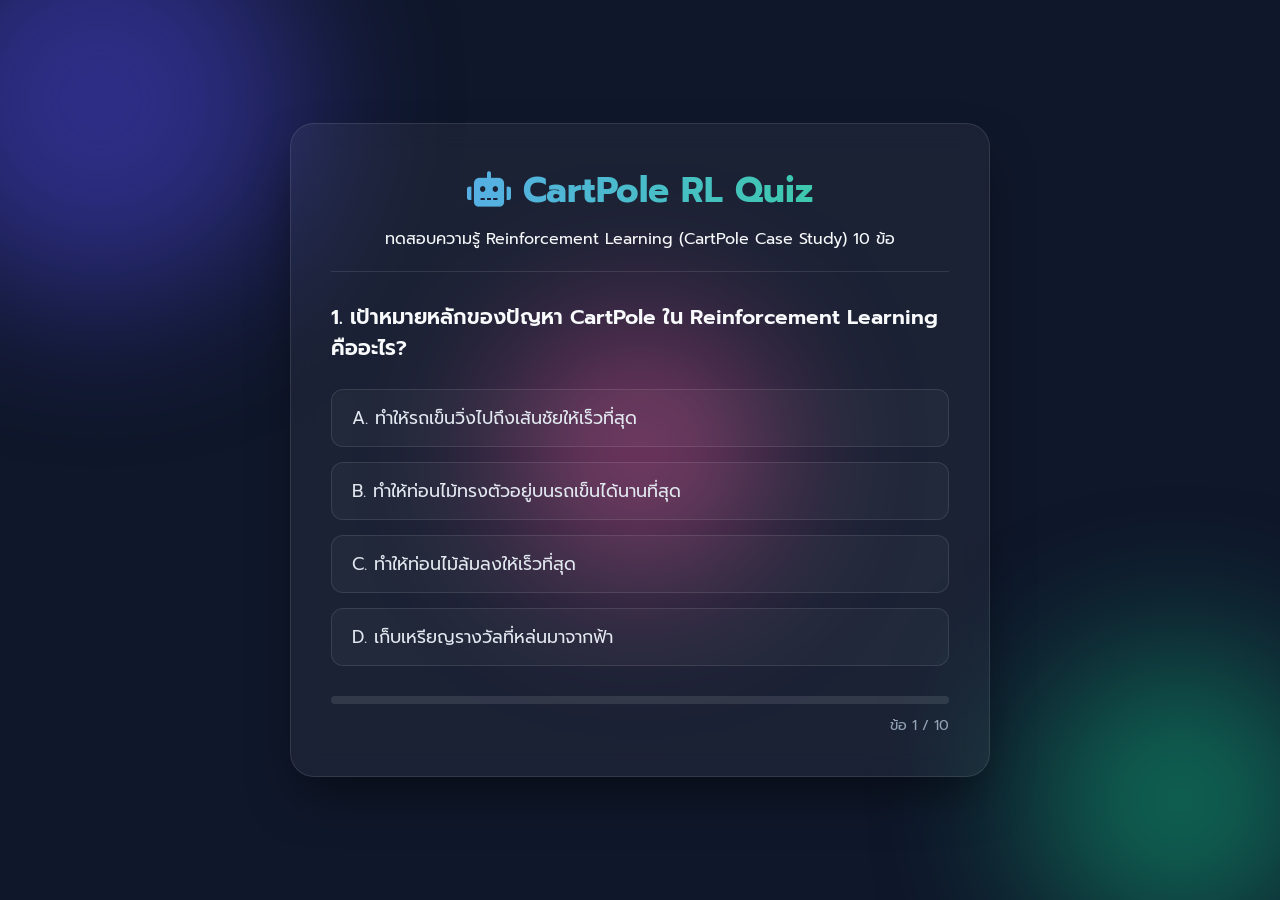
<file: 02 Machine Learning/Machine Learning Vault/04_Reinforcement_Learning/cartpole_web/index.html>
<!DOCTYPE html>
<html lang="th">
<head>
    <meta charset="UTF-8">
    <meta name="viewport" content="width=device-width, initial-scale=1.0">
    <title>CartPole Reinforcement Learning Quiz</title>
    <link rel="stylesheet" href="style.css">
    <link href="https://fonts.googleapis.com/css2?family=Prompt:wght@300;400;600&display=swap" rel="stylesheet">
    <link rel="stylesheet" href="https://cdnjs.cloudflare.com/ajax/libs/font-awesome/6.0.0/css/all.min.css">
</head>
<body>
    <div class="background-shapes">
        <div class="shape shape-1"></div>
        <div class="shape shape-2"></div>
        <div class="shape shape-3"></div>
    </div>
    <div class="quiz-container">
        <header>
            <h1><i class="fas fa-robot"></i> CartPole RL Quiz</h1>
            <p>ทดสอบความรู้ Reinforcement Learning (CartPole Case Study) 10 ข้อ</p>
        </header>
        <div id="quiz-body" class="quiz-body">
            <!-- Questions will be loaded here via JS -->
        </div>
        <div class="quiz-footer">
            <div class="progress-bar-container">
                <div class="progress-bar" id="progress-bar"></div>
            </div>
            <p id="progress-text">ข้อ 1 / 10</p>
        </div>
    </div>
    
    <div id="result-modal" class="modal hidden">
        <div class="modal-content glass">
            <h2 id="result-title"></h2>
            <p id="result-score"></p>
            <button id="restart-btn" class="btn"><i class="fas fa-redo"></i> ทำแบบทดสอบอีกครั้ง</button>
        </div>
    </div>

    <script src="script.js"></script>
</body>
</html>
</file>
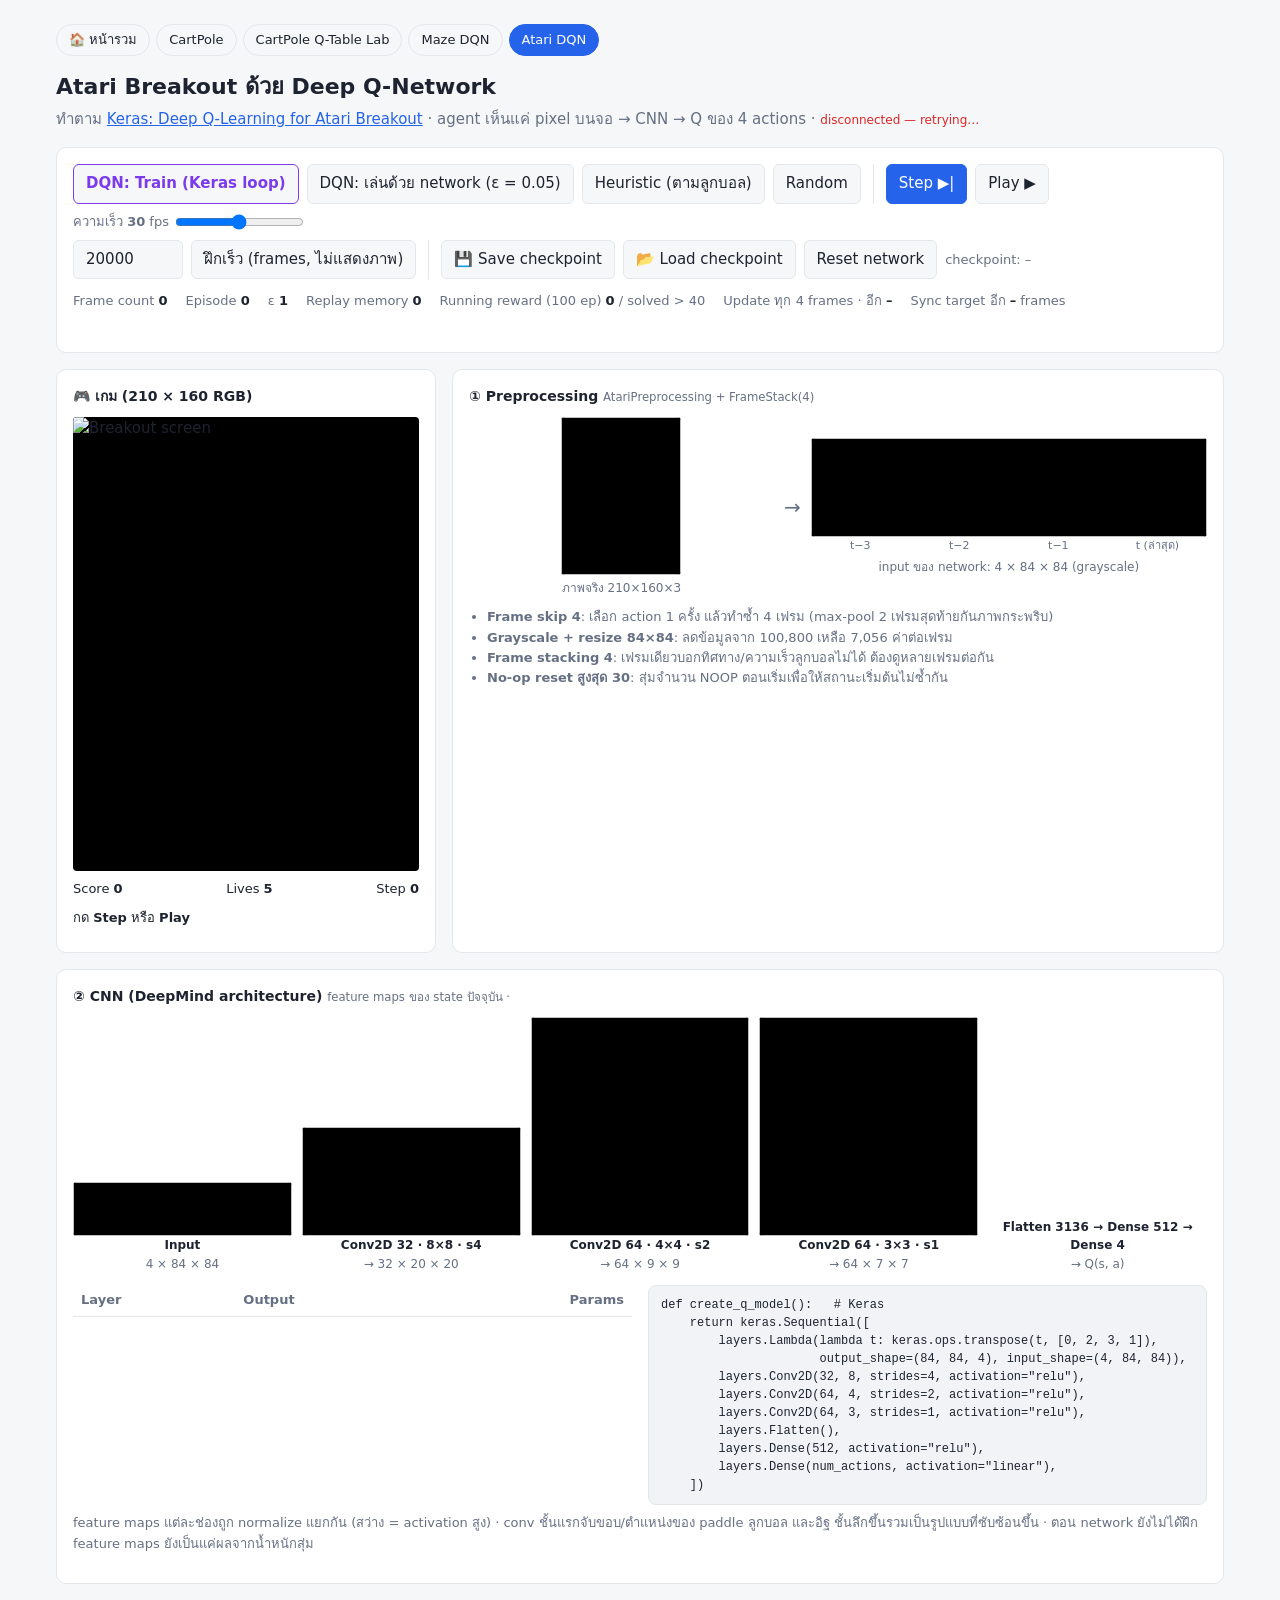
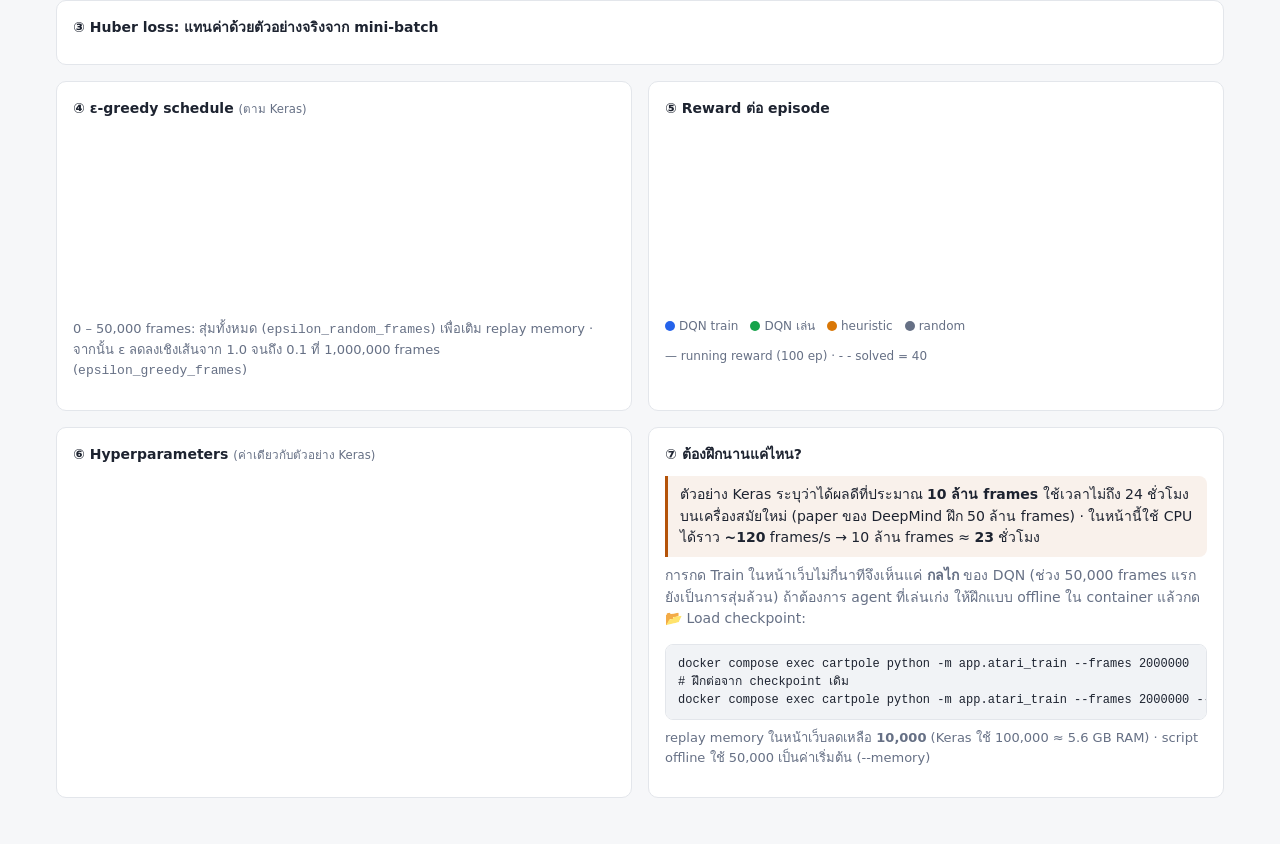
<file: 02 Machine Learning/Machine Learning Vault/04_Reinforcement_Learning/cartpole_web/app/static/atari.html>
<!DOCTYPE html>
<html lang="th">
<head>
<meta charset="UTF-8">
<meta name="viewport" content="width=device-width, initial-scale=1">
<title>Atari Breakout DQN</title>
<style>
  :root {
    --bg: #f6f7f9; --panel: #ffffff; --text: #1d2330; --muted: #667085; --line: #e3e6eb;
    --accent: #2563eb; --good: #16a34a; --bad: #dc2626; --warn: #b45309; --hl: #7c3aed; --pole: #d97706;
    --code: #f1f3f6;
  }
  @media (prefers-color-scheme: dark) {
    :root {
      --bg: #0f1218; --panel: #171b23; --text: #e6e9ef; --muted: #98a2b3; --line: #2a303b;
      --accent: #60a5fa; --good: #4ade80; --bad: #f87171; --warn: #fbbf24; --hl: #c084fc; --pole: #f59e0b;
      --code: #11151c;
    }
  }
  * { box-sizing: border-box; }
  body { margin: 0; background: var(--bg); color: var(--text);
         font: 15px/1.55 system-ui, -apple-system, "Segoe UI", "Noto Sans Thai", sans-serif; }
  main { max-width: 1200px; margin: 0 auto; padding: 24px 16px 48px; }
  h1 { font-size: 22px; margin: 0 0 4px; }
  .sub { color: var(--muted); margin: 0 0 16px; }
  .sub a { color: var(--accent); }
  .nav { display: flex; flex-wrap: wrap; gap: 6px; margin-bottom: 14px; }
  .nav a { padding: 5px 12px; border-radius: 999px; border: 1px solid var(--line); color: var(--text); text-decoration: none; font-size: 13px; }
  .nav a.on { background: var(--accent); border-color: var(--accent); color: #fff; }
  .card { background: var(--panel); border: 1px solid var(--line); border-radius: 10px; padding: 16px; min-width: 0; }
  .card h2 { font-size: 14px; margin: 0 0 10px; }
  .card h2 small { color: var(--muted); font-weight: normal; }
  .grid2 { display: grid; grid-template-columns: 1fr 1fr; gap: 16px; margin-top: 16px; }
  .gridgame { display: grid; grid-template-columns: 380px 1fr; gap: 16px; margin-top: 16px; }
  @media (max-width: 900px) { .grid2, .gridgame { grid-template-columns: 1fr; } }
  .full { margin-top: 16px; }
  .toolbar { display: flex; flex-wrap: wrap; gap: 8px; align-items: center; }
  .toolbar .sep { width: 1px; align-self: stretch; background: var(--line); margin: 0 4px; }
  button, select, input[type=number] { padding: 7px 12px; border-radius: 6px; border: 1px solid var(--line);
           background: var(--bg); color: var(--text); font: inherit; }
  button { cursor: pointer; }
  button.primary { background: var(--accent); border-color: var(--accent); color: #fff; }
  button.on { border-color: var(--hl); color: var(--hl); font-weight: 600; }
  button:disabled { opacity: .5; cursor: default; }
  input[type=number] { width: 110px; }
  .stats { display: flex; flex-wrap: wrap; gap: 6px 18px; margin-top: 12px; font-size: 13px; color: var(--muted); }
  .stats b { color: var(--text); font-variant-numeric: tabular-nums; }
  .msg { font-size: 13px; color: var(--hl); margin-top: 6px; min-height: 18px; }
  img.px { image-rendering: pixelated; display: block; width: 100%; background: #000; border-radius: 4px; }
  #screen { max-width: 360px; margin: 0 auto; aspect-ratio: 160 / 210; }
  .over { display: flex; justify-content: space-between; font-size: 13px; margin-top: 8px; font-variant-numeric: tabular-nums; }
  canvas { width: 100%; display: block; }
  .pipe { display: grid; grid-template-columns: 1fr auto 1.3fr; gap: 10px; align-items: center; }
  .pipe .arrow { color: var(--muted); font-size: 20px; }
  .cap { font-size: 12px; color: var(--muted); margin-top: 4px; text-align: center; }
  .stacklbl { display: grid; grid-template-columns: repeat(4, 1fr); font-size: 11px; color: var(--muted); text-align: center; }
  .layers { display: grid; grid-template-columns: repeat(5, 1fr); gap: 10px; align-items: end; }
  @media (max-width: 700px) { .layers { grid-template-columns: repeat(2, 1fr); } }
  .layer { text-align: center; font-size: 12px; }
  .layer .t { font-weight: 600; font-size: 12px; }
  .layer .s { color: var(--muted); font-variant-numeric: tabular-nums; }
  .qout { display: flex; flex-direction: column; gap: 6px; }
  .qbar { display: grid; grid-template-columns: 56px 1fr 62px; gap: 6px; align-items: center; font-size: 12px; }
  .qbar .track { height: 12px; background: var(--line); border-radius: 3px; overflow: hidden; }
  .qbar .fill { height: 100%; background: var(--accent); }
  .qbar.chosen { font-weight: 700; } .qbar.chosen .fill { background: var(--hl); }
  table { border-collapse: collapse; width: 100%; font-size: 13px; font-variant-numeric: tabular-nums; }
  th, td { padding: 5px 8px; text-align: left; border-bottom: 1px solid var(--line); vertical-align: top; }
  th { color: var(--muted); font-weight: 600; }
  td code, pre { font-family: ui-monospace, "Cascadia Code", Consolas, monospace; font-size: 12px; }
  pre { background: var(--code); border: 1px solid var(--line); border-radius: 8px; padding: 10px 12px; overflow-x: auto; margin: 0; line-height: 1.5; }
  .eq { font-family: "Cambria Math", "STIX Two Math", Cambria, Georgia, serif; font-size: 18px; line-height: 2; overflow-x: auto; }
  .eq .line { white-space: nowrap; }
  .eq .lbl { font-family: system-ui, sans-serif; font-size: 13px; color: var(--muted); display: inline-block; min-width: 200px; }
  .v { padding: 0 4px; border-radius: 4px; font-variant-numeric: tabular-nums; }
  .v-r { background: color-mix(in srgb, var(--good) 16%, transparent); }
  .v-g { background: color-mix(in srgb, var(--pole) 16%, transparent); }
  .v-m { background: color-mix(in srgb, var(--hl) 16%, transparent); }
  .v-q { background: color-mix(in srgb, var(--accent) 16%, transparent); }
  .v-y { background: var(--hl); color: #fff; font-weight: 700; }
  .explain { font-size: 13px; color: var(--muted); margin-top: 8px; }
  .sample { display: flex; gap: 12px; align-items: flex-start; margin: 4px 0 8px; }
  .sample figure { margin: 0; width: 110px; }
  .sample figcaption { font-size: 12px; color: var(--muted); text-align: center; }
  .badge { display: inline-block; padding: 2px 10px; border-radius: 999px; font-size: 13px; font-weight: 600; }
  .b-rand { background: color-mix(in srgb, var(--warn) 18%, transparent); color: var(--warn); }
  .b-greedy { background: color-mix(in srgb, var(--good) 18%, transparent); color: var(--good); }
  .b-other { background: color-mix(in srgb, var(--accent) 18%, transparent); color: var(--accent); }
  .note { border-left: 3px solid var(--warn); padding: 8px 12px; background: color-mix(in srgb, var(--warn) 8%, transparent); border-radius: 0 8px 8px 0; font-size: 14px; }
  .legend { display: flex; flex-wrap: wrap; gap: 12px; font-size: 12px; color: var(--muted); margin-top: 6px; }
  .legend i { display: inline-block; width: 10px; height: 10px; border-radius: 50%; margin-right: 4px; vertical-align: -1px; }
  #status { font-size: 12px; } .ok { color: var(--good); } .err { color: var(--bad); }
  .pos { color: var(--good); } .neg { color: var(--bad); } .muted { color: var(--muted); }
</style>
</head>
<body>
<main>
  <nav class="nav"><a href="/">🏠 หน้ารวม</a><a href="/cartpole">CartPole</a><a href="/qtable">CartPole Q-Table Lab</a><a href="/maze">Maze DQN</a><a class="on" href="/atari">Atari DQN</a></nav>
  <h1>Atari Breakout ด้วย Deep Q-Network</h1>
  <p class="sub">ทำตาม <a href="https://keras.io/examples/rl/deep_q_network_breakout/" target="_blank" rel="noopener">Keras: Deep Q-Learning for Atari Breakout</a>
    · agent เห็นแค่ pixel บนจอ → CNN → Q ของ 4 actions · <span id="status">connecting…</span></p>

  <div class="card">
    <div class="toolbar">
      <button id="m-train" data-mode="train" class="on">DQN: Train (Keras loop)</button>
      <button id="m-greedy" data-mode="greedy">DQN: เล่นด้วย network (ε = 0.05)</button>
      <button id="m-heuristic" data-mode="heuristic">Heuristic (ตามลูกบอล)</button>
      <button id="m-random" data-mode="random">Random</button>
      <span class="sep"></span>
      <button class="primary" id="step">Step ▶|</button>
      <button id="play">Play ▶</button>
      <label class="muted" style="font-size:13px">ความเร็ว <b id="fps-val">30</b> fps
        <input type="range" id="fps" min="1" max="60" value="30" style="vertical-align:middle"></label>
    </div>
    <div class="toolbar" style="margin-top:8px">
      <input type="number" id="fast-n" value="20000" min="100" step="1000">
      <button id="fast">ฝึกเร็ว (frames, ไม่แสดงภาพ)</button>
      <span class="sep"></span>
      <button id="save">💾 Save checkpoint</button>
      <button id="load">📂 Load checkpoint</button>
      <button id="reset">Reset network</button>
      <span class="muted" style="font-size:13px" id="ckpt">checkpoint: –</span>
    </div>
    <div class="stats">
      <span>Frame count <b id="st-frames">0</b></span>
      <span>Episode <b id="st-ep">0</b></span>
      <span>ε <b id="st-eps">1</b></span>
      <span>Replay memory <b id="st-mem">0</b></span>
      <span>Running reward (100 ep) <b id="st-run">0</b> <span class="muted">/ solved &gt; 40</span></span>
      <span>Update ทุก 4 frames · อีก <b id="st-upd">–</b></span>
      <span>Sync target อีก <b id="st-sync">–</b> frames</span>
    </div>
    <div class="msg" id="msg"></div>
  </div>

  <div class="gridgame">
    <div class="card">
      <h2>🎮 เกม (210 × 160 RGB)</h2>
      <img id="screen" class="px" alt="Breakout screen">
      <div class="over"><span>Score <b id="g-score">0</b></span><span>Lives <b id="g-lives">5</b></span><span>Step <b id="g-step">0</b></span></div>
      <div id="decision" style="font-size:13px;margin-top:8px">กด <b>Step</b> หรือ <b>Play</b></div>
      <div class="qout" style="margin-top:8px" id="qbars"></div>
    </div>
    <div class="card">
      <h2>① Preprocessing <small>AtariPreprocessing + FrameStack(4)</small></h2>
      <div class="pipe">
        <div><img id="raw-small" class="px" style="aspect-ratio:160/210;max-width:120px;margin:0 auto" alt=""><div class="cap">ภาพจริง 210×160×3</div></div>
        <div class="arrow">→</div>
        <div><img id="stack" class="px" style="aspect-ratio:4/1" alt="">
          <div class="stacklbl"><span>t−3</span><span>t−2</span><span>t−1</span><span>t (ล่าสุด)</span></div>
          <div class="cap">input ของ network: 4 × 84 × 84 (grayscale)</div></div>
      </div>
      <ul class="explain" style="margin:10px 0 0;padding-left:18px">
        <li><b>Frame skip 4</b>: เลือก action 1 ครั้ง แล้วทำซ้ำ 4 เฟรม (max-pool 2 เฟรมสุดท้ายกันภาพกระพริบ)</li>
        <li><b>Grayscale + resize 84×84</b>: ลดข้อมูลจาก 100,800 เหลือ 7,056 ค่าต่อเฟรม</li>
        <li><b>Frame stacking 4</b>: เฟรมเดียวบอกทิศทาง/ความเร็วลูกบอลไม่ได้ ต้องดูหลายเฟรมต่อกัน</li>
        <li><b>No-op reset สูงสุด 30</b>: สุ่มจำนวน NOOP ตอนเริ่มเพื่อให้สถานะเริ่มต้นไม่ซ้ำกัน</li>
      </ul>
    </div>
  </div>

  <div class="card full">
    <h2>② CNN (DeepMind architecture) <small>feature maps ของ state ปัจจุบัน · <span id="nparams"></span></small></h2>
    <div class="layers">
      <div class="layer"><img id="f-in" class="px" style="aspect-ratio:4/1" alt=""><div class="t">Input</div><div class="s">4 × 84 × 84</div></div>
      <div class="layer"><img id="f-c1" class="px" style="aspect-ratio:167/83" alt=""><div class="t">Conv2D 32 · 8×8 · s4</div><div class="s">→ 32 × 20 × 20</div></div>
      <div class="layer"><img id="f-c2" class="px" style="aspect-ratio:1" alt=""><div class="t">Conv2D 64 · 4×4 · s2</div><div class="s">→ 64 × 9 × 9</div></div>
      <div class="layer"><img id="f-c3" class="px" style="aspect-ratio:1" alt=""><div class="t">Conv2D 64 · 3×3 · s1</div><div class="s">→ 64 × 7 × 7</div></div>
      <div class="layer"><div id="dense" style="font-size:13px;text-align:left;padding:6px 0"></div><div class="t">Flatten 3136 → Dense 512 → Dense 4</div><div class="s">→ Q(s, a)</div></div>
    </div>
    <div class="grid2" style="margin-top:12px">
      <table id="layer-table"><thead><tr><th>Layer</th><th>Output</th><th style="text-align:right">Params</th></tr></thead><tbody></tbody></table>
      <pre>def create_q_model():   # Keras
    return keras.Sequential([
        layers.Lambda(lambda t: keras.ops.transpose(t, [0, 2, 3, 1]),
                      output_shape=(84, 84, 4), input_shape=(4, 84, 84)),
        layers.Conv2D(32, 8, strides=4, activation="relu"),
        layers.Conv2D(64, 4, strides=2, activation="relu"),
        layers.Conv2D(64, 3, strides=1, activation="relu"),
        layers.Flatten(),
        layers.Dense(512, activation="relu"),
        layers.Dense(num_actions, activation="linear"),
    ])</pre>
    </div>
    <p class="explain">feature maps แต่ละช่องถูก normalize แยกกัน (สว่าง = activation สูง) · conv ชั้นแรกจับขอบ/ตำแหน่งของ paddle ลูกบอล และอิฐ ชั้นลึกขึ้นรวมเป็นรูปแบบที่ซับซ้อนขึ้น
      · ตอน network ยังไม่ได้ฝึก feature maps ยังเป็นแค่ผลจากน้ำหนักสุ่ม</p>
  </div>

  <div class="card full">
    <h2>③ Huber loss: แทนค่าด้วยตัวอย่างจริงจาก mini-batch</h2>
    <div id="eq" class="eq"></div>
  </div>

  <div class="grid2">
    <div class="card">
      <h2>④ ε-greedy schedule <small>(ตาม Keras)</small></h2>
      <canvas id="eps-chart" width="600" height="200"></canvas>
      <p class="explain">0 – 50,000 frames: สุ่มทั้งหมด (<code>epsilon_random_frames</code>) เพื่อเติม replay memory
        · จากนั้น ε ลดลงเชิงเส้นจาก 1.0 จนถึง 0.1 ที่ 1,000,000 frames (<code>epsilon_greedy_frames</code>)</p>
    </div>
    <div class="card">
      <h2>⑤ Reward ต่อ episode</h2>
      <canvas id="rew-chart" width="600" height="200"></canvas>
      <div class="legend"><span><i style="background:var(--accent)"></i>DQN train</span><span><i style="background:var(--good)"></i>DQN เล่น</span>
        <span><i style="background:var(--pole)"></i>heuristic</span><span><i style="background:var(--muted)"></i>random</span>
        <span>— running reward (100 ep) · - - solved = 40</span></div>
    </div>
  </div>

  <div class="grid2">
    <div class="card">
      <h2>⑥ Hyperparameters <small>(ค่าเดียวกับตัวอย่าง Keras)</small></h2>
      <table id="cfg-table"><tbody></tbody></table>
    </div>
    <div class="card">
      <h2>⑦ ต้องฝึกนานแค่ไหน?</h2>
      <div class="note">ตัวอย่าง Keras ระบุว่าได้ผลดีที่ประมาณ <b>10 ล้าน frames</b> ใช้เวลาไม่ถึง 24 ชั่วโมงบนเครื่องสมัยใหม่
        (paper ของ DeepMind ฝึก 50 ล้าน frames) · ในหน้านี้ใช้ CPU ได้ราว <b id="speed">~120</b> frames/s
        → 10 ล้าน frames ≈ <b id="eta">23</b> ชั่วโมง</div>
      <p class="explain" style="font-size:14px">การกด Train ในหน้าเว็บไม่กี่นาทีจึงเห็นแค่ <b>กลไก</b> ของ DQN (ช่วง 50,000 frames แรกยังเป็นการสุ่มล้วน)
        ถ้าต้องการ agent ที่เล่นเก่ง ให้ฝึกแบบ offline ใน container แล้วกด 📂 Load checkpoint:</p>
      <pre>docker compose exec cartpole python -m app.atari_train --frames 2000000
# ฝึกต่อจาก checkpoint เดิม
docker compose exec cartpole python -m app.atari_train --frames 2000000 --resume</pre>
      <p class="explain">replay memory ในหน้าเว็บลดเหลือ <b id="webmem">10,000</b> (Keras ใช้ 100,000 ≈ 5.6 GB RAM) · script offline ใช้ 50,000 เป็นค่าเริ่มต้น (--memory)</p>
    </div>
  </div>
</main>

<script>
const $ = id => document.getElementById(id);
const css = n => getComputedStyle(document.documentElement).getPropertyValue(n).trim();
const n4 = v => (+v).toFixed(4);
const p4 = v => v < 0 ? `(${n4(v)})` : n4(v);
const ANAME = ["NOOP", "FIRE", "RIGHT →", "← LEFT"];
const CFG_DESC = {
  seed: "random seed", gamma: "discount factor γ", epsilon_min: "ε ต่ำสุด", epsilon_max: "ε เริ่มต้น",
  batch_size: "ขนาด mini-batch", max_steps_per_episode: "step สูงสุดต่อ episode",
  epsilon_random_frames: "จำนวน frames แรกที่สุ่มล้วน", epsilon_greedy_frames: "frames ที่ใช้ลด ε จนถึงต่ำสุด",
  max_memory_length: "ขนาด replay memory", update_after_actions: "train network ทุก ๆ กี่ frames",
  update_target_network: "copy θ → θ⁻ ทุก ๆ กี่ frames", learning_rate: "Adam learning rate", clipnorm: "gradient norm clipping",
};
let ws, info = null, last = null, running = false, fast = false, speed = null;
const img = (id, b64, type = "png") => { if (b64) $(id).src = `data:image/${type};base64,${b64}`; };

function connect() {
  const proto = location.protocol === "https:" ? "wss" : "ws";
  ws = new WebSocket(`${proto}://${location.host}/ws/atari`);
  ws.onopen = () => { setStatus("connected", "ok"); send({ cmd: "fps", fps: +$("fps").value }); };
  ws.onclose = () => { setStatus("disconnected — retrying…", "err"); setTimeout(connect, 1500); };
  ws.onmessage = e => handle(JSON.parse(e.data));
}
function setStatus(t, c) { $("status").textContent = t; $("status").className = c; }
function send(o) { if (ws && ws.readyState === 1) ws.send(JSON.stringify(o)); }

function handle(m) {
  if (m.type === "loading") setStatus("กำลังโหลด PyTorch + ALE…", "");
  else if (m.type === "info") renderInfo(m);
  else if (m.type === "step") renderStep(m);
  else if (m.type === "fast_progress") {
    speed = m.fps;
    $("msg").textContent = `กำลังฝึก ${m.done.toLocaleString()} / ${m.total.toLocaleString()} frames · ${m.fps} frames/s · ε = ${m.epsilon}`;
    $("st-frames").textContent = m.frame_count.toLocaleString(); $("st-eps").textContent = m.epsilon;
    $("speed").textContent = Math.round(m.fps); $("eta").textContent = (1e7 / m.fps / 3600).toFixed(0);
    if (info) { info.frame_count = m.frame_count; drawEps(); }
  }
}

function renderInfo(m) {
  setStatus("connected", "ok");
  info = m; running = m.running; fast = m.fast;
  ["train", "greedy", "heuristic", "random"].forEach(k => $("m-" + k).classList.toggle("on", m.mode === k));
  $("play").textContent = running ? "Pause ❚❚" : "Play ▶";
  $("fast").textContent = fast ? "■ หยุดฝึก" : "ฝึกเร็ว (frames, ไม่แสดงภาพ)";
  ["step", "save", "load", "reset"].forEach(id => $(id).disabled = running || fast);
  $("play").disabled = fast; $("load").disabled = running || fast || !m.checkpoint;
  $("st-frames").textContent = m.frame_count.toLocaleString(); $("st-ep").textContent = m.episode;
  $("st-eps").textContent = m.epsilon; $("st-mem").textContent = `${m.memory.toLocaleString()} / ${m.web_memory.toLocaleString()}`;
  $("st-run").textContent = m.running_reward; $("st-upd").textContent = m.timing.update_in; $("st-sync").textContent = m.timing.target_in.toLocaleString();
  $("ckpt").textContent = m.checkpoint
    ? `checkpoint: ${m.checkpoint.frame_count.toLocaleString()} frames · running reward ${(+m.checkpoint.running_reward).toFixed(2)} · ${m.checkpoint.saved_at}`
    : "checkpoint: ยังไม่มี";
  if (m.message) $("msg").textContent = m.message;
  $("nparams").textContent = `${m.n_params.toLocaleString()} parameters`;
  $("webmem").textContent = m.web_memory.toLocaleString();
  $("layer-table").querySelector("tbody").innerHTML = m.layers.map(([n, s, p]) =>
    `<tr><td>${n}</td><td>${s}</td><td style="text-align:right">${p.toLocaleString()}</td></tr>`).join("") +
    `<tr><td><b>รวม</b></td><td></td><td style="text-align:right"><b>${m.n_params.toLocaleString()}</b></td></tr>`;
  $("cfg-table").querySelector("tbody").innerHTML = Object.entries(m.cfg).map(([k, v]) =>
    `<tr><td><code>${k}</code></td><td style="text-align:right">${typeof v === "number" ? v.toLocaleString() : v}${k === "max_memory_length" && v !== 100000 ? ' <span class="muted">(Keras: 100,000)</span>' : ""}</td><td class="muted">${CFG_DESC[k] || ""}</td></tr>`).join("");
  if (!last) renderEqEmpty("กด Step หรือ Play ในโหมด Train เพื่อดูการแทนค่า");
  drawEps(); drawRewards();
}

function renderStep(m) {
  last = m;
  img("screen", m.frame, "jpeg"); img("raw-small", m.frame, "jpeg"); img("stack", m.stack);
  img("f-in", m.stack);
  img("f-c1", m.conv1); img("f-c2", m.conv2); img("f-c3", m.conv3);
  $("g-score").textContent = m.ep_reward; $("g-lives").textContent = m.lives; $("g-step").textContent = m.ep_steps;
  $("st-frames").textContent = m.frame_count.toLocaleString(); $("st-ep").textContent = m.episode;
  $("st-eps").textContent = m.mode === "train" ? m.epsilon : "–"; $("st-mem").textContent = `${m.memory.toLocaleString()} / ${info.web_memory.toLocaleString()}`;
  $("st-upd").textContent = m.timing.update_in; $("st-sync").textContent = m.timing.target_in.toLocaleString();
  const reasons = {
    random_frames: [`b-rand`, `สุ่ม (frame ${m.frame_count.toLocaleString()} < ${info.cfg.epsilon_random_frames.toLocaleString()})`],
    epsilon: [`b-rand`, `Explore: สุ่มเพราะ rand < ε`], greedy: [`b-greedy`, `Exploit: argmax Q`],
    heuristic: [`b-other`, `Heuristic`], random: [`b-other`, `Random`],
  }[m.reason];
  $("decision").innerHTML = `<span class="badge ${reasons[0]}">${reasons[1]}</span> → a = <b>${ANAME[m.action]}</b>
    ${m.reward ? ` · <b class="pos">+${m.reward} อิฐแตก!</b>` : ""}${m.lost_life ? ` · <b class="neg">เสียชีวิต</b>` : ""}`;
  const mx = Math.max(...m.q.map(Math.abs), 1e-9);
  $("qbars").innerHTML = m.q.map((v, i) => `<div class="qbar ${i === m.action ? "chosen" : ""}"><span>${ANAME[i]}</span>
    <div class="track"><div class="fill" style="width:${Math.abs(v) / mx * 100}%"></div></div><span>${n4(v)}</span></div>`).join("");
  $("dense").innerHTML = `Dense 512: active <b>${m.dense_active}</b>/512<br>max = ${m.dense_max}<br>
    <span class="muted">argmax Q = ${ANAME[m.q.indexOf(Math.max(...m.q))]}</span>`;
  if (m.learn) renderEq(m); else renderEqEmpty(eqWaitReason(m), m);
  if (m.ended) { drawRewards(); }
  drawEps();
}

// ---------- ③ equation ----------
function eqHead() {
  return `<div class="line"><span class="lbl">Target (Keras)</span>y = r + γ · max<sub>a′</sub> Q(s′, a′; θ⁻) &nbsp;·&nbsp; ถ้า s′ เป็น terminal → y = −1</div>
    <div class="line"><span class="lbl">Huber loss (δ = 1)</span>L = ½ e² ถ้า |e| ≤ 1 · มิฉะนั้น |e| − ½ &nbsp; โดย e = y − Q(s, a; θ)</div>`;
}
function eqWaitReason(m) {
  if (m.mode !== "train") return "โหมดนี้ไม่ได้ train network (ไม่มีการคำนวณ loss)";
  if (m.memory <= info.cfg.batch_size) return `replay memory มี ${m.memory} ≤ batch size ${info.cfg.batch_size} → ยังไม่ train`;
  return `Keras train network ทุก ${info.cfg.update_after_actions} frames (frame_count % 4 == 0) → อีก ${m.timing.update_in} frame` + " · แสดงผลของรอบ train ล่าสุด";
}
let prevLearn = null;
function renderEqEmpty(reason, m) {
  if (prevLearn && m && m.mode === "train") { renderEq({ ...m, learn: prevLearn }, reason); return; }
  $("eq").innerHTML = eqHead() + `<p class="explain">${reason}</p>`;
}
function renderEq(m, note) {
  const L = m.learn; prevLearn = L;
  const V = (c, v) => `<span class="v ${c}">${v}</span>`, g = info.cfg.gamma;
  const yLine = L.done
    ? `s′ เป็น terminal (เกมจบ) → y = (r + γ·max) × (1 − 1) − 1 = ${V("v-y", "−1")}`
    : `y = ${V("v-r", L.r)} + ${V("v-g", g)} × max(${L.future.map(n4).join(", ")}) = ${V("v-r", L.r)} + ${g} × ${V("v-m", p4(L.max_future))} = ${V("v-y", n4(L.y))}`;
  const e = L.error, huberLine = Math.abs(e) <= 1
    ? `|e| = ${n4(Math.abs(e))} ≤ 1 → ½ e² = ½ × (${n4(e)})² = <b>${L.huber.toFixed(6)}</b>`
    : `|e| = ${n4(Math.abs(e))} > 1 → |e| − ½ = <b>${L.huber.toFixed(6)}</b>`;
  const mask = [0, 0, 0, 0].map((_, i) => i === L.a ? 1 : 0);
  $("eq").innerHTML = eqHead() + `
    <div class="sample"><figure><img class="px" src="data:image/png;base64,${L.s_img}" alt=""><figcaption>s (เฟรมล่าสุด)</figcaption></figure>
      <figure><img class="px" src="data:image/png;base64,${L.s2_img}" alt=""><figcaption>s′ (เฟรมล่าสุด)</figcaption></figure>
      <div class="explain" style="margin:0;font-size:13px">ตัวอย่างที่ 1 จาก ${info.cfg.batch_size} ที่สุ่มจาก replay memory (index ${L.index})<br>
        a = <b>${ANAME[L.a]}</b> · r = <b>${L.r}</b> · done = <b>${L.done}</b></div></div>
    <div class="line"><span class="lbl">① Target network θ⁻</span>Q(s′, ·; θ⁻) = [${L.future.map(n4).join(", ")}]</div>
    <div class="line"><span class="lbl">② target y</span>${yLine}</div>
    <div class="line"><span class="lbl">③ Online network θ</span>Q(s, ·; θ) = [${L.q_all.map(n4).join(", ")}] · mask one-hot(a) = [${mask}] → Q(s,a;θ) = ${V("v-q", n4(L.q_sa))}</div>
    <div class="line"><span class="lbl">④ error</span>e = y − Q(s,a;θ) = ${n4(L.y)} − ${p4(L.q_sa)} = <b>${n4(e)}</b></div>
    <div class="line"><span class="lbl">⑤ Huber (ตัวอย่างนี้)</span>${huberLine}</div>
    <div class="line"><span class="lbl">⑥ Loss ของ batch</span>L(θ) = เฉลี่ย Huber ของ ${info.cfg.batch_size} ตัวอย่าง = <b>${L.loss.toFixed(6)}</b></div>
    <div class="line"><span class="lbl">⑦ Adam + clipnorm</span>‖∇L‖ = ${L.grad_norm.toFixed(4)} ${L.grad_norm > info.cfg.clipnorm ? `> ${info.cfg.clipnorm} → ถูกย่อให้ norm = ${info.cfg.clipnorm}` : `≤ ${info.cfg.clipnorm} (ไม่ต้อง clip)`}
      → θ ← Adam(θ, ∇L, η = ${info.cfg.learning_rate})</div>
    <div class="line"><span class="lbl">⑧ Target network</span>θ⁻ ← θ ทุก ${info.cfg.update_target_network.toLocaleString()} frames
      ${m.synced ? `<b class="pos">✔ sync ใน frame นี้</b>` : `<span class="muted" style="font-size:14px;font-family:system-ui">(อีก ${m.timing.target_in.toLocaleString()} frames)</span>`}</div>
    <p class="explain">${note ? note + " · " : ""}Huber loss ทำตัวเหมือน MSE เมื่อ error เล็ก และเป็นเส้นตรงเมื่อ error ใหญ่ → gradient ไม่ระเบิดเมื่อ target เปลี่ยนมาก
      · ช่วงแรกค่า Q มาจากน้ำหนักสุ่ม และตัวอย่าง Keras ป้อน pixel 0–255 โดยไม่ scale ค่า Q จึงสูงเกินจริง (เช่น ~9) แม้ reward ส่วนใหญ่เป็น 0 → ต้อง train นานกว่าค่าจะเข้าใกล้ผลรวม reward จริง</p>`;
}

// ---------- ④ ε schedule / ⑤ rewards ----------
function drawEps() {
  if (!info) return;
  const c = $("eps-chart"), g = c.getContext("2d"), W = c.width, H = c.height, pad = 34, cfg = info.cfg;
  const maxF = cfg.epsilon_greedy_frames * 1.2, X = f => pad + f / maxF * (W - pad - 8), Y = e => H - 24 - e * (H - 44);
  g.clearRect(0, 0, W, H);
  g.fillStyle = rgba(css("--warn"), .12); g.fillRect(X(0), Y(1), X(cfg.epsilon_random_frames) - X(0), Y(0) - Y(1));
  g.strokeStyle = css("--line"); g.fillStyle = css("--muted"); g.font = "11px system-ui"; g.lineWidth = 1;
  [0, .1, .5, 1].forEach(v => { g.beginPath(); g.moveTo(pad, Y(v)); g.lineTo(W - 8, Y(v)); g.stroke(); g.fillText(v, 4, Y(v) + 4); });
  [0, 250000, 500000, 750000, 1000000].forEach(f => g.fillText(f >= 1e6 ? "1M" : f / 1000 + "k", X(f) - 8, H - 6));
  g.strokeStyle = css("--accent"); g.lineWidth = 2; g.beginPath();
  g.moveTo(X(0), Y(1)); g.lineTo(X(cfg.epsilon_greedy_frames), Y(cfg.epsilon_min)); g.lineTo(X(maxF), Y(cfg.epsilon_min)); g.stroke();
  g.fillStyle = css("--warn"); g.fillText("สุ่มล้วน", X(0) + 3, Y(1) + 14);
  const f = Math.min(info.frame_count, maxF), e = Math.max(cfg.epsilon_min, 1 - (cfg.epsilon_max - cfg.epsilon_min) * info.frame_count / cfg.epsilon_greedy_frames);
  g.fillStyle = css("--hl"); g.beginPath(); g.arc(X(f), Y(e), 5, 0, 2 * Math.PI); g.fill();
  g.fillText(`ตอนนี้ ${info.frame_count.toLocaleString()} frames`, Math.min(X(f) + 8, W - 150), Y(e) - 8);
}
function drawRewards() {
  if (!info) return;
  const c = $("rew-chart"), g = c.getContext("2d"), W = c.width, H = c.height, pad = 30;
  g.clearRect(0, 0, W, H);
  const hs = info.history, maxR = Math.max(45, ...hs.map(h => h.reward));
  const Y = r => H - pad - r / maxR * (H - 2 * pad), X = i => pad + (hs.length <= 1 ? 0 : i / (hs.length - 1)) * (W - pad - 8);
  g.strokeStyle = css("--line"); g.fillStyle = css("--muted"); g.font = "11px system-ui"; g.lineWidth = 1;
  [0, Math.round(maxR / 2), Math.round(maxR)].forEach(v => { g.beginPath(); g.moveTo(pad, Y(v)); g.lineTo(W - 8, Y(v)); g.stroke(); g.fillText(v, 4, Y(v) + 4); });
  g.strokeStyle = css("--good"); g.setLineDash([5, 4]); g.beginPath(); g.moveTo(pad, Y(40)); g.lineTo(W - 8, Y(40)); g.stroke(); g.setLineDash([]);
  if (!hs.length) { g.fillText("ยังไม่มี episode ที่จบ (1 episode = 5 ชีวิต)", pad + 8, H / 2); return; }
  const col = { train: "--accent", greedy: "--good", heuristic: "--pole", random: "--muted" };
  hs.forEach((h, i) => { g.fillStyle = css(col[h.mode]); g.beginPath(); g.arc(X(i), Y(h.reward), 3, 0, 2 * Math.PI); g.fill(); });
  const tr = hs.map((h, i) => [i, h]).filter(([, h]) => h.mode === "train");
  if (tr.length > 1) {
    g.strokeStyle = css("--text"); g.lineWidth = 1.5; g.beginPath();
    tr.forEach(([i], k) => { const w = tr.slice(Math.max(0, k - 99), k + 1), avg = w.reduce((a, [, h]) => a + h.reward, 0) / w.length;
      k ? g.lineTo(X(i), Y(avg)) : g.moveTo(X(i), Y(avg)); });
    g.stroke();
  }
}
const _rgb = {}, _cv = document.createElement("canvas").getContext("2d");
function rgba(color, a) {
  if (!_rgb[color]) { _cv.fillStyle = color; const n = parseInt(_cv.fillStyle.slice(1), 16); _rgb[color] = [n >> 16 & 255, n >> 8 & 255, n & 255]; }
  const [r, g, b] = _rgb[color]; return `rgba(${r},${g},${b},${a})`;
}

// ---------- controls ----------
["train", "greedy", "heuristic", "random"].forEach(k => $("m-" + k).onclick = () => { prevLearn = null; send({ cmd: "mode", mode: k }); });
$("step").onclick = () => send({ cmd: "step" });
$("play").onclick = () => send({ cmd: running ? "pause" : "play" });
$("fps").oninput = () => { $("fps-val").textContent = $("fps").value; send({ cmd: "fps", fps: +$("fps").value }); };
$("fast").onclick = () => send(fast ? { cmd: "pause" } : { cmd: "fast", frames: +$("fast-n").value });
$("save").onclick = () => send({ cmd: "save" });
$("load").onclick = () => send({ cmd: "load" });
$("reset").onclick = () => { if (confirm("สร้าง network ใหม่ และล้าง replay memory?")) { prevLearn = null; last = null; send({ cmd: "reset" }); } };
matchMedia("(prefers-color-scheme: dark)").addEventListener("change", () => { drawEps(); drawRewards(); });
connect();
</script>
</body>
</html>
</file>
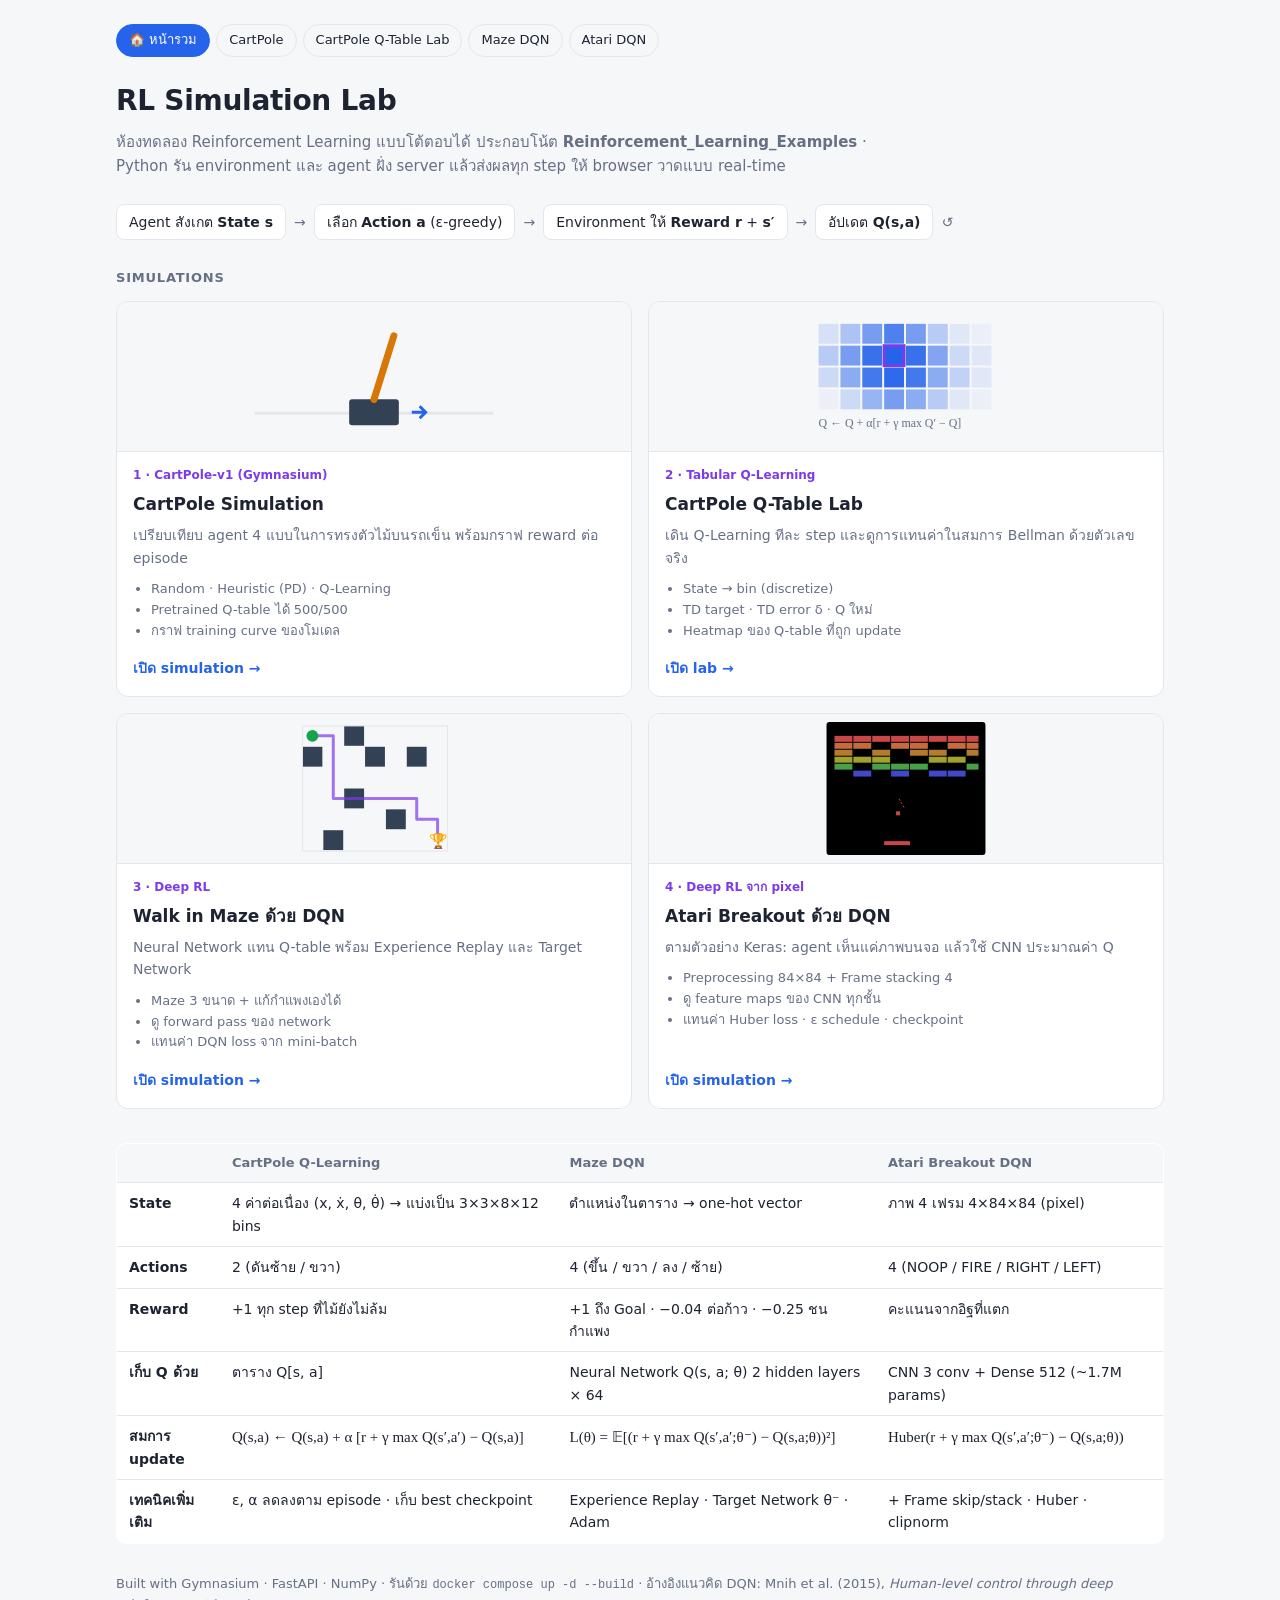
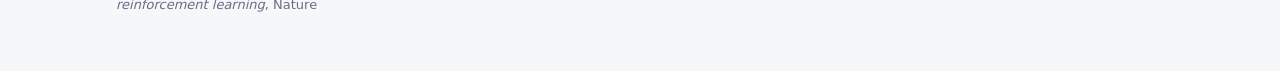
<file: 02 Machine Learning/Machine Learning Vault/04_Reinforcement_Learning/cartpole_web/app/static/hub.html>
<!DOCTYPE html>
<html lang="th">
<head>
<meta charset="UTF-8">
<meta name="viewport" content="width=device-width, initial-scale=1">
<title>RL Simulation Lab</title>
<style>
  :root {
    --bg: #f6f7f9; --panel: #ffffff; --text: #1d2330; --muted: #667085; --line: #e3e6eb;
    --accent: #2563eb; --cart: #334155; --pole: #d97706; --good: #16a34a; --hl: #7c3aed; --wall: #334155;
  }
  @media (prefers-color-scheme: dark) {
    :root {
      --bg: #0f1218; --panel: #171b23; --text: #e6e9ef; --muted: #98a2b3; --line: #2a303b;
      --accent: #60a5fa; --cart: #cbd5e1; --pole: #f59e0b; --good: #4ade80; --hl: #c084fc; --wall: #475569;
    }
  }
  * { box-sizing: border-box; }
  body { margin: 0; background: var(--bg); color: var(--text);
         font: 15px/1.6 system-ui, -apple-system, "Segoe UI", "Noto Sans Thai", sans-serif; }
  main { max-width: 1080px; margin: 0 auto; padding: 24px 16px 56px; }
  .nav { display: flex; flex-wrap: wrap; gap: 6px; margin-bottom: 22px; }
  .nav a { padding: 5px 12px; border-radius: 999px; border: 1px solid var(--line); color: var(--text); text-decoration: none; font-size: 13px; }
  .nav a.on { background: var(--accent); border-color: var(--accent); color: #fff; }
  h1 { font-size: 28px; margin: 0 0 6px; letter-spacing: -.01em; }
  .lead { color: var(--muted); margin: 0 0 26px; max-width: 760px; }
  .loop { display: flex; flex-wrap: wrap; align-items: center; gap: 8px; margin: 0 0 28px; font-size: 14px; }
  .loop span.box { border: 1px solid var(--line); background: var(--panel); border-radius: 8px; padding: 6px 12px; }
  .loop span.arr { color: var(--muted); }
  h2.sec { font-size: 13px; text-transform: uppercase; letter-spacing: .06em; color: var(--muted); margin: 0 0 12px; }
  .cards { display: grid; grid-template-columns: repeat(2, 1fr); gap: 16px; }
  @media (max-width: 900px) { .cards { grid-template-columns: 1fr; } }
  a.card { display: flex; flex-direction: column; background: var(--panel); border: 1px solid var(--line); border-radius: 12px;
           overflow: hidden; color: inherit; text-decoration: none; transition: border-color .15s, transform .15s; }
  a.card:hover { border-color: var(--accent); transform: translateY(-2px); }
  .thumb { background: var(--bg); border-bottom: 1px solid var(--line); height: 150px; display: flex; align-items: center; justify-content: center; }
  .thumb svg { width: 100%; height: 100%; }
  .body { padding: 14px 16px 16px; display: flex; flex-direction: column; gap: 6px; flex: 1; }
  .tag { font-size: 12px; color: var(--hl); font-weight: 600; }
  .body h3 { margin: 0; font-size: 17px; }
  .body p { margin: 0; color: var(--muted); font-size: 14px; }
  .body ul { margin: 4px 0 0; padding-left: 18px; font-size: 13px; color: var(--muted); }
  .go { margin-top: auto; padding-top: 10px; font-size: 14px; color: var(--accent); font-weight: 600; }
  table { border-collapse: collapse; width: 100%; font-size: 14px; background: var(--panel); border: 1px solid var(--line); border-radius: 10px; overflow: hidden; }
  th, td { padding: 9px 12px; text-align: left; border-bottom: 1px solid var(--line); vertical-align: top; }
  th { color: var(--muted); font-weight: 600; font-size: 13px; background: var(--bg); }
  .tablewrap { overflow-x: auto; margin-top: 34px; }
  .eq { font-family: "Cambria Math", Cambria, Georgia, serif; font-size: 15px; white-space: nowrap; }
  footer { margin-top: 30px; font-size: 13px; color: var(--muted); }
  code { font-size: 12px; }
</style>
</head>
<body>
<main>
  <nav class="nav"><a class="on" href="/">🏠 หน้ารวม</a><a href="/cartpole">CartPole</a><a href="/qtable">CartPole Q-Table Lab</a><a href="/maze">Maze DQN</a><a href="/atari">Atari DQN</a></nav>

  <h1>RL Simulation Lab</h1>
  <p class="lead">ห้องทดลอง Reinforcement Learning แบบโต้ตอบได้ ประกอบโน้ต <b>Reinforcement_Learning_Examples</b>
    · Python รัน environment และ agent ฝั่ง server แล้วส่งผลทุก step ให้ browser วาดแบบ real-time</p>

  <div class="loop">
    <span class="box">Agent สังเกต <b>State s</b></span><span class="arr">→</span>
    <span class="box">เลือก <b>Action a</b> (ε-greedy)</span><span class="arr">→</span>
    <span class="box">Environment ให้ <b>Reward r</b> + <b>s′</b></span><span class="arr">→</span>
    <span class="box">อัปเดต <b>Q(s,a)</b></span><span class="arr">↺</span>
  </div>

  <h2 class="sec">Simulations</h2>
  <div class="cards">
    <a class="card" href="/cartpole">
      <div class="thumb">
        <svg viewBox="0 0 300 150" aria-hidden="true">
          <line x1="30" y1="112" x2="270" y2="112" stroke="var(--line)" stroke-width="3"/>
          <rect x="125" y="98" width="50" height="26" rx="3" fill="var(--cart)"/>
          <line x1="150" y1="98" x2="170" y2="34" stroke="var(--pole)" stroke-width="7" stroke-linecap="round"/>
          <path d="M188 111 l14 0 m-6 -6 l6 6 l-6 6" stroke="var(--accent)" stroke-width="3" fill="none"/>
        </svg>
      </div>
      <div class="body">
        <span class="tag">1 · CartPole-v1 (Gymnasium)</span>
        <h3>CartPole Simulation</h3>
        <p>เปรียบเทียบ agent 4 แบบในการทรงตัวไม้บนรถเข็น พร้อมกราฟ reward ต่อ episode</p>
        <ul><li>Random · Heuristic (PD) · Q-Learning</li><li>Pretrained Q-table ได้ 500/500</li><li>กราฟ training curve ของโมเดล</li></ul>
        <span class="go">เปิด simulation →</span>
      </div>
    </a>

    <a class="card" href="/qtable">
      <div class="thumb">
        <svg viewBox="0 0 300 150" aria-hidden="true">
          <g transform="translate(62 22)">
            <rect width="176" height="106" fill="none"/>
            <g fill="var(--accent)">
              <rect x="0" y="0" width="20" height="20" opacity=".15"/><rect x="22" y="0" width="20" height="20" opacity=".35"/><rect x="44" y="0" width="20" height="20" opacity=".6"/><rect x="66" y="0" width="20" height="20" opacity=".8"/><rect x="88" y="0" width="20" height="20" opacity=".6"/><rect x="110" y="0" width="20" height="20" opacity=".3"/><rect x="132" y="0" width="20" height="20" opacity=".1"/><rect x="154" y="0" width="20" height="20" opacity=".05"/>
              <rect x="0" y="22" width="20" height="20" opacity=".3"/><rect x="22" y="22" width="20" height="20" opacity=".6"/><rect x="44" y="22" width="20" height="20" opacity=".9"/><rect x="66" y="22" width="20" height="20" opacity="1"/><rect x="88" y="22" width="20" height="20" opacity=".9"/><rect x="110" y="22" width="20" height="20" opacity=".55"/><rect x="132" y="22" width="20" height="20" opacity=".2"/><rect x="154" y="22" width="20" height="20" opacity=".1"/>
              <rect x="0" y="44" width="20" height="20" opacity=".2"/><rect x="22" y="44" width="20" height="20" opacity=".5"/><rect x="44" y="44" width="20" height="20" opacity=".85"/><rect x="66" y="44" width="20" height="20" opacity=".95"/><rect x="88" y="44" width="20" height="20" opacity=".85"/><rect x="110" y="44" width="20" height="20" opacity=".5"/><rect x="132" y="44" width="20" height="20" opacity=".25"/><rect x="154" y="44" width="20" height="20" opacity=".1"/>
              <rect x="0" y="66" width="20" height="20" opacity=".05"/><rect x="22" y="66" width="20" height="20" opacity=".2"/><rect x="44" y="66" width="20" height="20" opacity=".45"/><rect x="66" y="66" width="20" height="20" opacity=".6"/><rect x="88" y="66" width="20" height="20" opacity=".5"/><rect x="110" y="66" width="20" height="20" opacity=".3"/><rect x="132" y="66" width="20" height="20" opacity=".1"/><rect x="154" y="66" width="20" height="20" opacity=".05"/>
            </g>
            <rect x="66" y="22" width="20" height="20" fill="none" stroke="var(--hl)" stroke-width="3"/>
            <text x="0" y="104" font-size="12" fill="var(--muted)" font-family="serif">Q ← Q + α[r + γ max Q′ − Q]</text>
          </g>
        </svg>
      </div>
      <div class="body">
        <span class="tag">2 · Tabular Q-Learning</span>
        <h3>CartPole Q-Table Lab</h3>
        <p>เดิน Q-Learning ทีละ step และดูการแทนค่าในสมการ Bellman ด้วยตัวเลขจริง</p>
        <ul><li>State → bin (discretize)</li><li>TD target · TD error δ · Q ใหม่</li><li>Heatmap ของ Q-table ที่ถูก update</li></ul>
        <span class="go">เปิด lab →</span>
      </div>
    </a>

    <a class="card" href="/maze">
      <div class="thumb">
        <svg viewBox="0 0 300 150" aria-hidden="true">
          <g transform="translate(78 12)">
            <g fill="var(--wall)">
              <rect x="42" y="0" width="20" height="20"/><rect x="0" y="21" width="20" height="20"/><rect x="63" y="21" width="20" height="20"/>
              <rect x="105" y="21" width="20" height="20"/><rect x="42" y="63" width="20" height="20"/><rect x="84" y="84" width="20" height="20"/><rect x="21" y="105" width="20" height="20"/>
            </g>
            <g stroke="var(--line)" fill="none"><rect x="0" y="0" width="146" height="126"/></g>
            <polyline points="10,10 31,10 31,52 31,73 73,73 94,73 115,73 115,94 136,94 136,115" fill="none" stroke="var(--hl)" stroke-width="3" opacity=".7" stroke-linejoin="round"/>
            <circle cx="10" cy="10" r="6" fill="var(--good)"/>
            <text x="127" y="121" font-size="15">🏆</text>
          </g>
        </svg>
      </div>
      <div class="body">
        <span class="tag">3 · Deep RL</span>
        <h3>Walk in Maze ด้วย DQN</h3>
        <p>Neural Network แทน Q-table พร้อม Experience Replay และ Target Network</p>
        <ul><li>Maze 3 ขนาด + แก้กำแพงเองได้</li><li>ดู forward pass ของ network</li><li>แทนค่า DQN loss จาก mini-batch</li></ul>
        <span class="go">เปิด simulation →</span>
      </div>
    </a>

    <a class="card" href="/atari">
      <div class="thumb">
        <svg viewBox="0 0 300 150" aria-hidden="true">
          <rect x="70" y="8" width="160" height="134" fill="#000" rx="3"/>
          <g>
            <rect x="78" y="22" width="18" height="6" fill="#c84848"/><rect x="97" y="22" width="18" height="6" fill="#c84848"/><rect x="116" y="22" width="18" height="6" fill="#c84848"/><rect x="135" y="22" width="18" height="6" fill="#c84848"/><rect x="154" y="22" width="18" height="6" fill="#c84848"/><rect x="173" y="22" width="18" height="6" fill="#c84848"/><rect x="192" y="22" width="18" height="6" fill="#c84848"/><rect x="211" y="22" width="12" height="6" fill="#c84848"/>
            <rect x="78" y="29" width="18" height="6" fill="#c66c3a"/><rect x="97" y="29" width="18" height="6" fill="#c66c3a"/><rect x="135" y="29" width="18" height="6" fill="#c66c3a"/><rect x="154" y="29" width="18" height="6" fill="#c66c3a"/><rect x="192" y="29" width="18" height="6" fill="#c66c3a"/><rect x="211" y="29" width="12" height="6" fill="#c66c3a"/>
            <rect x="78" y="36" width="18" height="6" fill="#b47a30"/><rect x="116" y="36" width="18" height="6" fill="#b47a30"/><rect x="154" y="36" width="18" height="6" fill="#b47a30"/><rect x="173" y="36" width="18" height="6" fill="#b47a30"/><rect x="211" y="36" width="12" height="6" fill="#b47a30"/>
            <rect x="78" y="43" width="18" height="6" fill="#a2a22a"/><rect x="97" y="43" width="18" height="6" fill="#a2a22a"/><rect x="116" y="43" width="18" height="6" fill="#a2a22a"/><rect x="173" y="43" width="18" height="6" fill="#a2a22a"/><rect x="192" y="43" width="18" height="6" fill="#a2a22a"/>
            <rect x="78" y="50" width="18" height="6" fill="#48a048"/><rect x="116" y="50" width="18" height="6" fill="#48a048"/><rect x="135" y="50" width="18" height="6" fill="#48a048"/><rect x="154" y="50" width="18" height="6" fill="#48a048"/><rect x="211" y="50" width="12" height="6" fill="#48a048"/>
            <rect x="97" y="57" width="18" height="6" fill="#4248c8"/><rect x="135" y="57" width="18" height="6" fill="#4248c8"/><rect x="173" y="57" width="18" height="6" fill="#4248c8"/><rect x="192" y="57" width="18" height="6" fill="#4248c8"/>
          </g>
          <rect x="140" y="98" width="4" height="4" fill="#c84848"/>
          <rect x="128" y="128" width="26" height="4" fill="#c84848"/>
          <path d="M148 94 l-6 -10" stroke="#c84848" stroke-dasharray="2 2"/>
        </svg>
      </div>
      <div class="body">
        <span class="tag">4 · Deep RL จาก pixel</span>
        <h3>Atari Breakout ด้วย DQN</h3>
        <p>ตามตัวอย่าง Keras: agent เห็นแค่ภาพบนจอ แล้วใช้ CNN ประมาณค่า Q</p>
        <ul><li>Preprocessing 84×84 + Frame stacking 4</li><li>ดู feature maps ของ CNN ทุกชั้น</li><li>แทนค่า Huber loss · ε schedule · checkpoint</li></ul>
        <span class="go">เปิด simulation →</span>
      </div>
    </a>
  </div>

  <div class="tablewrap">
    <table>
      <thead><tr><th></th><th>CartPole Q-Learning</th><th>Maze DQN</th><th>Atari Breakout DQN</th></tr></thead>
      <tbody>
        <tr><td><b>State</b></td><td>4 ค่าต่อเนื่อง (x, ẋ, θ, θ̇) → แบ่งเป็น 3×3×8×12 bins</td><td>ตำแหน่งในตาราง → one-hot vector</td><td>ภาพ 4 เฟรม 4×84×84 (pixel)</td></tr>
        <tr><td><b>Actions</b></td><td>2 (ดันซ้าย / ขวา)</td><td>4 (ขึ้น / ขวา / ลง / ซ้าย)</td><td>4 (NOOP / FIRE / RIGHT / LEFT)</td></tr>
        <tr><td><b>Reward</b></td><td>+1 ทุก step ที่ไม้ยังไม่ล้ม</td><td>+1 ถึง Goal · −0.04 ต่อก้าว · −0.25 ชนกำแพง</td><td>คะแนนจากอิฐที่แตก</td></tr>
        <tr><td><b>เก็บ Q ด้วย</b></td><td>ตาราง Q[s, a]</td><td>Neural Network Q(s, a; θ) 2 hidden layers × 64</td><td>CNN 3 conv + Dense 512 (~1.7M params)</td></tr>
        <tr><td><b>สมการ update</b></td><td class="eq">Q(s,a) ← Q(s,a) + α [r + γ max Q(s′,a′) − Q(s,a)]</td>
            <td class="eq">L(θ) = 𝔼[(r + γ max Q(s′,a′;θ⁻) − Q(s,a;θ))²]</td><td class="eq">Huber(r + γ max Q(s′,a′;θ⁻) − Q(s,a;θ))</td></tr>
        <tr><td><b>เทคนิคเพิ่มเติม</b></td><td>ε, α ลดลงตาม episode · เก็บ best checkpoint</td><td>Experience Replay · Target Network θ⁻ · Adam</td><td>+ Frame skip/stack · Huber · clipnorm</td></tr>
      </tbody>
    </table>
  </div>

  <footer>Built with Gymnasium · FastAPI · NumPy · รันด้วย <code>docker compose up -d --build</code> ·
    อ้างอิงแนวคิด DQN: Mnih et al. (2015), <i>Human-level control through deep reinforcement learning</i>, Nature</footer>
</main>
</body>
</html>
</file>
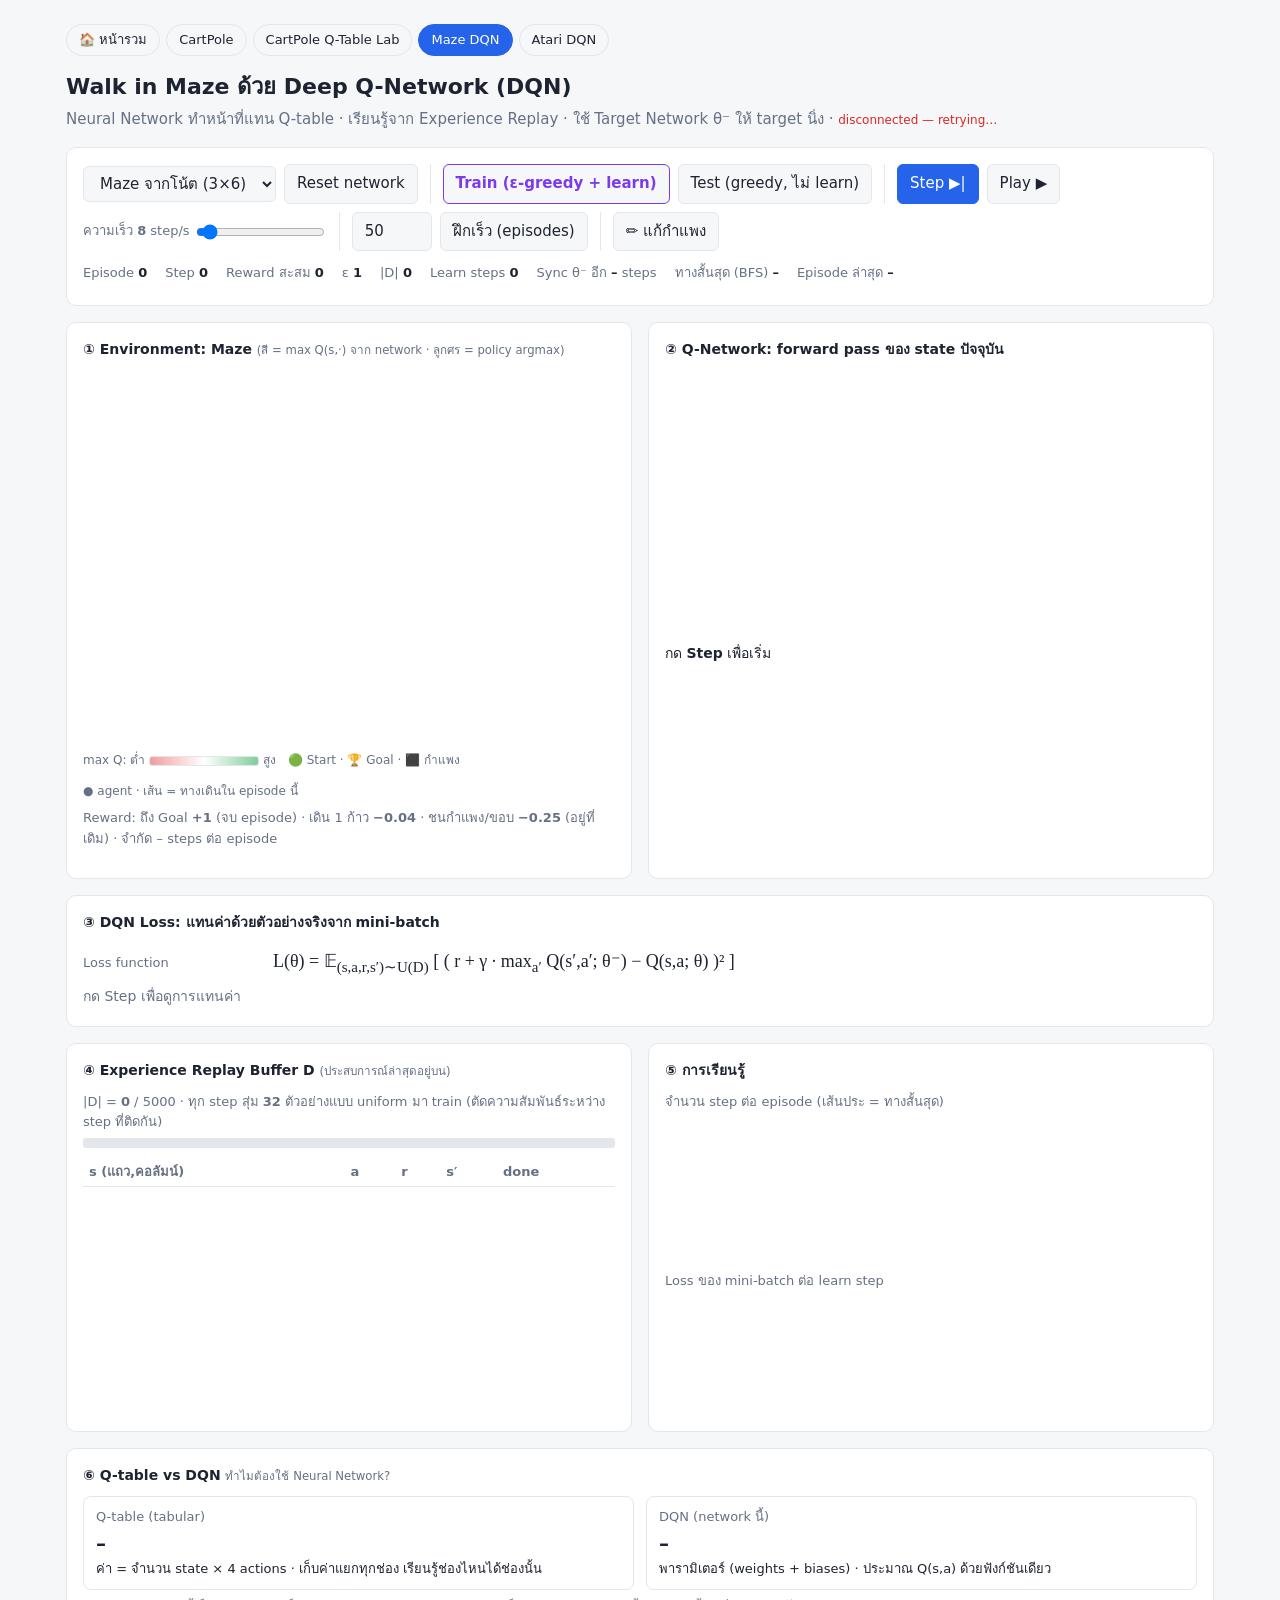
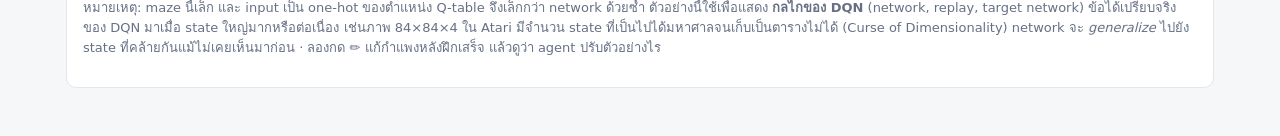
<file: 02 Machine Learning/Machine Learning Vault/04_Reinforcement_Learning/cartpole_web/app/static/maze.html>
<!DOCTYPE html>
<html lang="th">
<head>
<meta charset="UTF-8">
<meta name="viewport" content="width=device-width, initial-scale=1">
<title>Maze DQN Lab</title>
<style>
  :root {
    --bg: #f6f7f9; --panel: #ffffff; --text: #1d2330; --muted: #667085; --line: #e3e6eb;
    --accent: #2563eb; --wall: #334155; --good: #16a34a; --bad: #dc2626; --warn: #b45309;
    --hl: #7c3aed; --pole: #d97706; --cold: #dc2626; --hot: #16a34a;
  }
  @media (prefers-color-scheme: dark) {
    :root {
      --bg: #0f1218; --panel: #171b23; --text: #e6e9ef; --muted: #98a2b3; --line: #2a303b;
      --accent: #60a5fa; --wall: #475569; --good: #4ade80; --bad: #f87171; --warn: #fbbf24;
      --hl: #c084fc; --pole: #f59e0b; --cold: #f87171; --hot: #4ade80;
    }
  }
  * { box-sizing: border-box; }
  body { margin: 0; background: var(--bg); color: var(--text);
         font: 15px/1.55 system-ui, -apple-system, "Segoe UI", "Noto Sans Thai", sans-serif; }
  main { max-width: 1180px; margin: 0 auto; padding: 24px 16px 48px; }
  h1 { font-size: 22px; margin: 0 0 4px; }
  .sub { color: var(--muted); margin: 0 0 16px; }
  .nav { display: flex; flex-wrap: wrap; gap: 6px; margin-bottom: 14px; }
  .nav a { padding: 5px 12px; border-radius: 999px; border: 1px solid var(--line); color: var(--text); text-decoration: none; font-size: 13px; }
  .nav a.on { background: var(--accent); border-color: var(--accent); color: #fff; }
  .card { background: var(--panel); border: 1px solid var(--line); border-radius: 10px; padding: 16px; min-width: 0; }
  .card h2 { font-size: 14px; margin: 0 0 10px; }
  .card h2 small { color: var(--muted); font-weight: normal; }
  .grid2 { display: grid; grid-template-columns: 1fr 1fr; gap: 16px; margin-top: 16px; }
  @media (max-width: 900px) { .grid2 { grid-template-columns: 1fr; } }
  .full { margin-top: 16px; }
  .toolbar { display: flex; flex-wrap: wrap; gap: 8px; align-items: center; }
  .toolbar .sep { width: 1px; align-self: stretch; background: var(--line); margin: 0 4px; }
  button, select, input[type=number] { padding: 7px 12px; border-radius: 6px; border: 1px solid var(--line);
           background: var(--bg); color: var(--text); font: inherit; }
  button { cursor: pointer; }
  button.primary { background: var(--accent); border-color: var(--accent); color: #fff; }
  button.on { border-color: var(--hl); color: var(--hl); font-weight: 600; }
  button:disabled { opacity: .5; cursor: default; }
  input[type=number] { width: 80px; }
  .stats { display: flex; flex-wrap: wrap; gap: 6px 18px; margin-top: 12px; font-size: 13px; color: var(--muted); }
  .stats b { color: var(--text); font-variant-numeric: tabular-nums; }
  canvas { width: 100%; display: block; }
  #maze { cursor: default; }
  #maze.edit { cursor: crosshair; }
  table { border-collapse: collapse; width: 100%; font-size: 13px; font-variant-numeric: tabular-nums; }
  th, td { padding: 4px 6px; text-align: left; border-bottom: 1px solid var(--line); }
  th { color: var(--muted); font-weight: 600; }
  .badge { display: inline-block; padding: 2px 10px; border-radius: 999px; font-size: 13px; font-weight: 600; }
  .explore { background: color-mix(in srgb, var(--warn) 18%, transparent); color: var(--warn); }
  .exploit { background: color-mix(in srgb, var(--good) 18%, transparent); color: var(--good); }
  .qbar { display: grid; grid-template-columns: 70px 1fr 64px; gap: 8px; align-items: center; margin: 4px 0; font-size: 13px; }
  .qbar .track { height: 12px; background: var(--line); border-radius: 3px; position: relative; overflow: hidden; }
  .qbar .fill { position: absolute; top: 0; bottom: 0; background: var(--accent); }
  .qbar .zero { position: absolute; top: 0; bottom: 0; width: 1px; background: var(--muted); left: 50%; }
  .qbar.chosen { font-weight: 600; } .qbar.chosen .fill { background: var(--hl); }
  .eq { font-family: "Cambria Math", "STIX Two Math", Cambria, Georgia, serif; font-size: 18px; line-height: 2; overflow-x: auto; }
  .eq .line { white-space: nowrap; }
  .eq .lbl { font-family: system-ui, sans-serif; font-size: 13px; color: var(--muted); display: inline-block; min-width: 190px; }
  .v { padding: 0 4px; border-radius: 4px; font-variant-numeric: tabular-nums; }
  .v-r { background: color-mix(in srgb, var(--good) 16%, transparent); }
  .v-g { background: color-mix(in srgb, var(--pole) 16%, transparent); }
  .v-m { background: color-mix(in srgb, var(--hl) 16%, transparent); }
  .v-q { background: color-mix(in srgb, var(--accent) 16%, transparent); }
  .v-y { background: var(--hl); color: #fff; font-weight: 700; }
  .explain { font-size: 13px; color: var(--muted); margin-top: 8px; }
  .legend { display: flex; flex-wrap: wrap; gap: 12px; font-size: 12px; color: var(--muted); margin-top: 8px; align-items: center; }
  .grad { display: inline-block; width: 110px; height: 10px; border-radius: 3px; vertical-align: middle;
          background: linear-gradient(90deg, color-mix(in srgb, var(--cold) 45%, var(--panel)), var(--panel), color-mix(in srgb, var(--hot) 55%, var(--panel))); border: 1px solid var(--line); }
  .bufbar { height: 10px; background: var(--line); border-radius: 3px; overflow: hidden; margin: 6px 0 10px; }
  .bufbar div { height: 100%; background: var(--accent); }
  .compare { display: grid; grid-template-columns: 1fr 1fr; gap: 12px; }
  .compare > div { border: 1px solid var(--line); border-radius: 8px; padding: 10px 12px; font-size: 13px; }
  .compare b.big { font-size: 20px; display: block; font-variant-numeric: tabular-nums; }
  .pos { color: var(--good); } .neg { color: var(--bad); } .muted { color: var(--muted); }
  #status { font-size: 12px; } .ok { color: var(--good); } .err { color: var(--bad); }
  .warnbox { color: var(--bad); font-size: 13px; margin-top: 6px; }
</style>
</head>
<body>
<main>
  <nav class="nav"><a href="/">🏠 หน้ารวม</a><a href="/cartpole">CartPole</a><a href="/qtable">CartPole Q-Table Lab</a><a class="on" href="/maze">Maze DQN</a><a href="/atari">Atari DQN</a></nav>
  <h1>Walk in Maze ด้วย Deep Q-Network (DQN)</h1>
  <p class="sub">Neural Network ทำหน้าที่แทน Q-table · เรียนรู้จาก Experience Replay · ใช้ Target Network θ⁻ ให้ target นิ่ง
    · <span id="status">connecting…</span></p>

  <div class="card">
    <div class="toolbar">
      <select id="maze-sel">
        <option value="note">Maze จากโน้ต (3×6)</option>
        <option value="medium">Medium (8×8)</option>
        <option value="complex">Complex (10×10)</option>
      </select>
      <button id="reset" title="สร้าง network ใหม่ (สุ่มน้ำหนัก)">Reset network</button>
      <span class="sep"></span>
      <button id="m-train" class="on">Train (ε-greedy + learn)</button>
      <button id="m-test">Test (greedy, ไม่ learn)</button>
      <span class="sep"></span>
      <button class="primary" id="step">Step ▶|</button>
      <button id="play">Play ▶</button>
      <label class="muted" style="font-size:13px">ความเร็ว <b id="fps-val">8</b> step/s
        <input type="range" id="fps" min="1" max="120" value="8" style="vertical-align:middle"></label>
      <span class="sep"></span>
      <input type="number" id="fast-n" value="50" min="1" max="2000">
      <button id="fast">ฝึกเร็ว (episodes)</button>
      <span class="sep"></span>
      <button id="edit">✏️ แก้กำแพง</button>
    </div>
    <div class="stats">
      <span>Episode <b id="st-ep">0</b></span>
      <span>Step <b id="st-step">0</b></span>
      <span>Reward สะสม <b id="st-rew">0</b></span>
      <span>ε <b id="st-eps">1</b></span>
      <span>|D| <b id="st-buf">0</b></span>
      <span>Learn steps <b id="st-learn">0</b></span>
      <span>Sync θ⁻ อีก <b id="st-sync">–</b> steps</span>
      <span>ทางสั้นสุด (BFS) <b id="st-short">–</b></span>
      <span>Episode ล่าสุด <b id="st-last">–</b></span>
    </div>
    <div id="warn" class="warnbox"></div>
  </div>

  <div class="grid2">
    <div class="card">
      <h2>① Environment: Maze <small>(สี = max Q(s,·) จาก network · ลูกศร = policy argmax)</small></h2>
      <canvas id="maze" width="600" height="420"></canvas>
      <div class="legend">
        <span>max Q: ต่ำ <span class="grad"></span> สูง</span>
        <span>🟢 Start · 🏆 Goal · ⬛ กำแพง</span>
        <span>● agent · เส้น = ทางเดินใน episode นี้</span>
      </div>
      <p class="explain">Reward: ถึง Goal <b>+1</b> (จบ episode) · เดิน 1 ก้าว <b>−0.04</b> · ชนกำแพง/ขอบ <b>−0.25</b> (อยู่ที่เดิม)
        · จำกัด <span id="maxsteps">–</span> steps ต่อ episode</p>
    </div>
    <div class="card">
      <h2>② Q-Network: forward pass ของ state ปัจจุบัน</h2>
      <canvas id="net" width="600" height="300"></canvas>
      <div id="decision" style="font-size:14px;margin-top:6px">กด <b>Step</b> เพื่อเริ่ม</div>
      <div id="qbars" style="margin-top:6px"></div>
    </div>
  </div>

  <div class="card full">
    <h2>③ DQN Loss: แทนค่าด้วยตัวอย่างจริงจาก mini-batch</h2>
    <div class="eq" id="eq">
      <div class="line"><span class="lbl">Loss function</span>L(θ) = 𝔼<sub>(s,a,r,s′)∼U(D)</sub> [ ( r + γ · max<sub>a′</sub> Q(s′,a′; θ⁻) − Q(s,a; θ) )² ]</div>
      <div class="muted" style="font-size:14px;font-family:system-ui">กด Step เพื่อดูการแทนค่า</div>
    </div>
  </div>

  <div class="grid2">
    <div class="card">
      <h2>④ Experience Replay Buffer D <small>(ประสบการณ์ล่าสุดอยู่บน)</small></h2>
      <div class="muted" style="font-size:13px">|D| = <b id="buf-n">0</b> / <span id="buf-max">5000</span> · ทุก step สุ่ม <b id="buf-batch">32</b> ตัวอย่างแบบ uniform มา train
        (ตัดความสัมพันธ์ระหว่าง step ที่ติดกัน)</div>
      <div class="bufbar"><div id="buf-fill" style="width:0"></div></div>
      <table>
        <thead><tr><th>s (แถว,คอลัมน์)</th><th>a</th><th>r</th><th>s′</th><th>done</th></tr></thead>
        <tbody id="buf-rows"></tbody>
      </table>
    </div>
    <div class="card">
      <h2>⑤ การเรียนรู้</h2>
      <div class="muted" style="font-size:13px">จำนวน step ต่อ episode (เส้นประ = ทางสั้นสุด)</div>
      <canvas id="chart-steps" width="600" height="170"></canvas>
      <div class="muted" style="font-size:13px;margin-top:8px">Loss ของ mini-batch ต่อ learn step</div>
      <canvas id="chart-loss" width="600" height="140"></canvas>
    </div>
  </div>

  <div class="card full">
    <h2>⑥ Q-table vs DQN <small>ทำไมต้องใช้ Neural Network?</small></h2>
    <div class="compare">
      <div><span class="muted">Q-table (tabular)</span><b class="big" id="cmp-table">–</b>ค่า = จำนวน state × 4 actions · เก็บค่าแยกทุกช่อง เรียนรู้ช่องไหนได้ช่องนั้น</div>
      <div><span class="muted">DQN (network นี้)</span><b class="big" id="cmp-net">–</b>พารามิเตอร์ (weights + biases) · ประมาณ Q(s,a) ด้วยฟังก์ชันเดียว</div>
    </div>
    <p class="explain">หมายเหตุ: maze นี้เล็ก และ input เป็น one-hot ของตำแหน่ง Q-table จึงเล็กกว่า network ด้วยซ้ำ
      ตัวอย่างนี้ใช้เพื่อแสดง <b>กลไกของ DQN</b> (network, replay, target network)
      ข้อได้เปรียบจริงของ DQN มาเมื่อ state ใหญ่มากหรือต่อเนื่อง เช่นภาพ 84×84×4 ใน Atari มีจำนวน state ที่เป็นไปได้มหาศาลจนเก็บเป็นตารางไม่ได้ (Curse of Dimensionality)
      network จะ <i>generalize</i> ไปยัง state ที่คล้ายกันแม้ไม่เคยเห็นมาก่อน · ลองกด ✏️ แก้กำแพงหลังฝึกเสร็จ แล้วดูว่า agent ปรับตัวอย่างไร</p>
  </div>
</main>

<script>
const $ = id => document.getElementById(id);
const css = n => getComputedStyle(document.documentElement).getPropertyValue(n).trim();
const n3 = v => (+v).toFixed(3);
const p3 = v => v < 0 ? `(${n3(v)})` : n3(v);
const AN = ["↑ ขึ้น", "→ ขวา", "↓ ลง", "← ซ้าย"], AS = ["↑", "→", "↓", "←"];
let ws, info = null, last = null, policy = null, trail = [], buf = [], losses = [], running = false, editing = false, mode = "train";

function connect() {
  const proto = location.protocol === "https:" ? "wss" : "ws";
  ws = new WebSocket(`${proto}://${location.host}/ws/maze`);
  ws.onopen = () => { setStatus("connected", "ok"); send({ cmd: "fps", fps: +$("fps").value }); };
  ws.onclose = () => { setStatus("disconnected — retrying…", "err"); setRunning(false); setTimeout(connect, 1500); };
  ws.onmessage = e => handle(JSON.parse(e.data));
}
function setStatus(t, c) { $("status").textContent = t; $("status").className = c; }
function send(o) { if (ws && ws.readyState === 1) ws.send(JSON.stringify(o)); }

function handle(m) {
  if (m.type === "info") {
    const changed = !info || info.name !== m.name || info.learn_steps > m.learn_steps;
    info = m; policy = m.policy;
    if (changed) { buf = []; losses = []; }
    trail = [m.pos];
    $("maze-sel").value = m.name; $("maxsteps").textContent = m.max_steps;
    $("st-ep").textContent = m.episodes; $("st-eps").textContent = m.mode === "test" ? "0 (greedy)" : m.epsilon;
    $("st-buf").textContent = m.buffer; $("st-learn").textContent = m.learn_steps;
    $("st-short").textContent = m.shortest ?? "ไม่มีทาง!";
    const lh = m.history[m.history.length - 1];
    $("st-last").textContent = lh ? `${lh[1]} steps ${lh[2] ? "✅ ถึง Goal" : "❌ หมดเวลา"}` : "–";
    $("warn").textContent = m.shortest === null ? "⚠️ maze นี้ไม่มีทางไป Goal — แก้กำแพงให้เปิดทาง" : "";
    $("cmp-table").textContent = `${m.n_states} × 4 = ${m.table_size.toLocaleString()}`;
    $("cmp-net").textContent = m.n_params.toLocaleString();
    $("buf-max").textContent = m.buffer_max; $("buf-batch").textContent = m.batch;
    $("buf-n").textContent = m.buffer; $("buf-fill").style.width = (m.buffer / m.buffer_max * 100) + "%";
    $("fast").disabled = false; $("fast").textContent = "ฝึกเร็ว (episodes)";
    renderBuf(); drawMaze(); drawCharts();
    if (!last) drawNet(null);
  } else if (m.type === "step") {
    last = m; policy = m.policy;
    if (trail.length === 0 || trail[trail.length - 1][0] !== m.pos[0] || trail[trail.length - 1][1] !== m.pos[1]) trail.push(m.pos);
    trail.push(m.pos2);
    if (m.mode === "train") { buf.unshift(m.exp); buf = buf.slice(0, 9); }
    if (m.replay) { losses.push(m.replay.loss); if (losses.length > 600) losses.shift(); }
    renderStep(m);
    if (m.terminated || m.truncated) trail = [info.start];
  }
}

// ---------- ① maze ----------
function geom() {
  const c = $("maze"), W = c.width, H = c.height;
  const cs = Math.floor(Math.min((W - 10) / info.w, (H - 10) / info.h));
  return { c, W, H, cs, ox: (W - cs * info.w) / 2, oy: (H - cs * info.h) / 2 };
}
function drawMaze() {
  if (!info) return;
  const { c, W, H, cs, ox, oy } = geom(), g = c.getContext("2d");
  g.clearRect(0, 0, W, H);
  // ช่วงค่า max Q เฉพาะช่องที่เดินได้ (ใช้ทำสี)
  const vals = [];
  info.grid.forEach((row, r) => [...row].forEach((ch, cc) => { if (ch !== "#" && policy) vals.push(Math.max(...policy[r * info.w + cc])); }));
  const lo = Math.min(...vals, 0), hi = Math.max(...vals, 0.01);
  const cold = css("--cold"), hot = css("--hot");
  info.grid.forEach((row, r) => [...row].forEach((ch, cc) => {
    const x = ox + cc * cs, y = oy + r * cs;
    if (ch === "#") { g.fillStyle = css("--wall"); g.fillRect(x, y, cs, cs); return; }
    const q = policy ? policy[r * info.w + cc] : [0, 0, 0, 0], mx = Math.max(...q);
    const t = mx >= 0 ? Math.min(1, mx / hi) : -Math.min(1, mx / lo);
    g.fillStyle = t >= 0 ? rgba(hot, t * 0.55) : rgba(cold, -t * 0.45);
    g.fillRect(x, y, cs, cs);
    g.strokeStyle = css("--line"); g.lineWidth = 1; g.strokeRect(x + .5, y + .5, cs - 1, cs - 1);
    const isGoal = r === info.goal[0] && cc === info.goal[1], isStart = r === info.start[0] && cc === info.start[1];
    g.textAlign = "center"; g.textBaseline = "middle";
    if (isGoal) { g.font = `${cs * .5}px system-ui`; g.fillText("🏆", x + cs / 2, y + cs / 2); return; }
    if (isStart) { g.font = `${cs * .28}px system-ui`; g.fillText("🟢", x + cs * .2, y + cs * .2); }
    if (policy && q.some(v => v !== 0)) {
      g.fillStyle = css("--muted"); g.font = `${cs * .34}px system-ui`;
      g.fillText(AS[q.indexOf(mx)], x + cs / 2, y + cs / 2 - cs * .06);
      if (cs > 44) { g.font = `${cs * .16}px system-ui`; g.fillText(mx.toFixed(2), x + cs / 2, y + cs * .8); }
    }
  }));
  // trail
  if (trail.length > 1) {
    g.strokeStyle = css("--hl"); g.globalAlpha = .55; g.lineWidth = Math.max(2, cs * .08); g.lineJoin = "round";
    g.beginPath();
    trail.forEach(([r, cc], i) => { const x = ox + cc * cs + cs / 2, y = oy + r * cs + cs / 2; i ? g.lineTo(x, y) : g.moveTo(x, y); });
    g.stroke(); g.globalAlpha = 1;
  }
  // agent
  const ap = last && !(last.terminated || last.truncated) ? last.pos2 : (info.pos || info.start);
  const ax = ox + ap[1] * cs + cs / 2, ay = oy + ap[0] * cs + cs / 2;
  g.fillStyle = css("--hl"); g.beginPath(); g.arc(ax, ay, cs * .22, 0, 2 * Math.PI); g.fill();
  if (last && last.bumped) { g.strokeStyle = css("--bad"); g.lineWidth = 3; g.beginPath(); g.arc(ax, ay, cs * .32, 0, 2 * Math.PI); g.stroke(); }
  if (editing) { g.fillStyle = css("--hl"); g.font = "13px system-ui"; g.textAlign = "left"; g.fillText("โหมดแก้กำแพง: คลิกที่ช่อง", 8, 12); }
}
const _rgb = {}, _cv = document.createElement("canvas").getContext("2d");
function rgba(color, a) {   // แปลงสี CSS → rgba(…, a) สำหรับ canvas
  if (!_rgb[color]) { _cv.fillStyle = color; const n = parseInt(_cv.fillStyle.slice(1), 16); _rgb[color] = [n >> 16 & 255, n >> 8 & 255, n & 255]; }
  const [r, g, b] = _rgb[color];
  return `rgba(${r},${g},${b},${a})`;
}
$("maze").onclick = e => {
  if (!editing || !info) return;
  const { c, cs, ox, oy } = geom(), rect = c.getBoundingClientRect();
  const x = (e.clientX - rect.left) * c.width / rect.width, y = (e.clientY - rect.top) * c.height / rect.height;
  const cc = Math.floor((x - ox) / cs), r = Math.floor((y - oy) / cs);
  if (r >= 0 && r < info.h && cc >= 0 && cc < info.w) send({ cmd: "toggle", r, c: cc });
};

// ---------- ② network ----------
function drawNet(m) {
  const c = $("net"), g = c.getContext("2d"), W = c.width, H = c.height;
  g.clearRect(0, 0, W, H);
  const cols = [70, 230, 390, 530], top = 34, bottom = H - 14;
  g.fillStyle = css("--muted"); g.font = "12px system-ui"; g.textAlign = "center";
  const hid = info ? info.hidden : 64;
  [["Input (one-hot)", info ? `${info.h}×${info.w} = ${info.n_states}` : ""], [`Hidden 1`, `${hid} · ReLU`], [`Hidden 2`, `${hid} · ReLU`], ["Output", "Q(s,a) · linear"]]
    .forEach(([a, b], i) => { g.fillText(a, cols[i], 12); g.fillText(b, cols[i], 26); });
  // เส้นเชื่อม (ภาพรวม fully-connected)
  g.strokeStyle = css("--line"); g.lineWidth = 1;
  const blocks = [[cols[0] + 45, cols[1] - 45], [cols[1] + 45, cols[2] - 45], [cols[2] + 45, cols[3] - 40]];
  blocks.forEach(([x1, x2]) => { for (let k = 0; k < 9; k++) for (let j = 0; j < 9; j++) {
    g.beginPath(); g.moveTo(x1, top + 20 + k * 26); g.lineTo(x2, top + 20 + j * 26); g.stroke(); } });
  // input เป็น mini-grid
  if (info) {
    const cs = Math.min(84 / info.w, 200 / info.h), gx = cols[0] - cs * info.w / 2, gy = (top + bottom) / 2 - cs * info.h / 2;
    info.grid.forEach((row, r) => [...row].forEach((ch, cc) => {
      const on = m && m.pos[0] === r && m.pos[1] === cc;
      g.fillStyle = on ? css("--hl") : ch === "#" ? css("--wall") : css("--line");
      g.fillRect(gx + cc * cs + .5, gy + r * cs + .5, cs - 1, cs - 1);
    }));
  }
  // hidden layers เป็นตาราง 8×8 ของ neuron สีตาม activation
  [["h1", cols[1]], ["h2", cols[2]]].forEach(([k, x]) => {
    const a = m ? m[k] : new Array(hid).fill(0), mx = Math.max(...a, 1e-6), side = Math.ceil(Math.sqrt(a.length));
    const sp = 11, gx = x - side * sp / 2, gy = (top + bottom) / 2 - side * sp / 2;
    a.forEach((v, i) => {
      g.fillStyle = v > 0 ? rgba(css("--accent"), .15 + .85 * v / mx) : css("--line");
      g.beginPath(); g.arc(gx + (i % side) * sp + sp / 2, gy + Math.floor(i / side) * sp + sp / 2, 4.2, 0, 2 * Math.PI); g.fill();
    });
    if (m) { g.fillStyle = css("--muted"); g.fillText(`active ${a.filter(v => v > 0).length}/${a.length}`, x, gy + side * sp + 16); }
  });
  // output
  for (let i = 0; i < 4; i++) {
    const y = top + 40 + i * 58, chosen = m && m.action === i;
    g.fillStyle = chosen ? css("--hl") : css("--panel"); g.strokeStyle = chosen ? css("--hl") : css("--muted"); g.lineWidth = 2;
    g.beginPath(); g.arc(cols[3] - 22, y, 16, 0, 2 * Math.PI); g.fill(); g.stroke();
    g.fillStyle = chosen ? "#fff" : css("--text"); g.font = "16px system-ui"; g.fillText(AS[i], cols[3] - 22, y + 6);
    g.fillStyle = css("--text"); g.font = "12px system-ui"; g.textAlign = "left";
    g.fillText(m ? n3(m.q[i]) : "–", cols[3] + 0, y + 4); g.textAlign = "center";
  }
}
function renderDecision(m) {
  const badge = m.mode === "test" ? `<span class="badge exploit">Test: greedy</span>`
    : m.explore ? `<span class="badge explore">Explore (สุ่ม)</span>` : `<span class="badge exploit">Exploit (argmax Q)</span>`;
  const cmp = m.mode === "test" ? "ไม่สุ่ม ไม่ learn" : m.explore ? `u = ${n3(m.u)} < ε = ${m.epsilon}` : `u = ${n3(m.u)} ≥ ε = ${m.epsilon}`;
  const res = m.terminated ? " → 🏆 ถึง Goal!" : m.bumped ? " → 💥 ชนกำแพง อยู่ที่เดิม" : "";
  $("decision").innerHTML = `s = (${m.pos}) · ${cmp} → ${badge} → a = <b>${AN[m.action]}</b> · r = <b>${m.reward}</b>${res}`;
  const mx = Math.max(...m.q.map(Math.abs), 1e-6);
  $("qbars").innerHTML = m.q.map((v, i) => {
    const w = Math.abs(v) / mx * 50, left = v >= 0 ? 50 : 50 - w;
    return `<div class="qbar ${i === m.action ? "chosen" : ""}"><span>Q(s, ${AS[i]})</span>
      <div class="track"><div class="zero"></div><div class="fill" style="left:${left}%;width:${w}%"></div></div><span>${n3(v)}</span></div>`;
  }).join("");
}

// ---------- ③ equation ----------
function renderEq(m) {
  const head = `<div class="line"><span class="lbl">Loss function</span>L(θ) = 𝔼<sub>(s,a,r,s′)∼U(D)</sub> [ ( r + γ · max<sub>a′</sub> Q(s′,a′; θ⁻) − Q(s,a; θ) )² ]</div>`;
  if (m.mode === "test") { $("eq").innerHTML = head + `<p class="explain">โหมด Test: ใช้ network อย่างเดียว ไม่มีการคำนวณ loss หรือ update น้ำหนัก</p>`; return; }
  if (!m.replay) {
    $("eq").innerHTML = head + `<p class="explain">Replay buffer มี ${m.buffer} ตัวอย่าง ยังไม่ถึง batch size ${info.batch} → เก็บประสบการณ์ต่อก่อน ยังไม่เริ่ม train</p>`;
    return;
  }
  const s = m.replay.sample, V = (c, v) => `<span class="v ${c}">${v}</span>`, g = info.gamma;
  const maxLine = s.done
    ? `0 <span class="muted" style="font-size:14px;font-family:system-ui">(done = ถึง Goal แล้ว → ไม่มีอนาคต)</span>`
    : `max(${s.q_next.map(n3).join(", ")}) = ${V("v-m", n3(s.max_next))}`;
  const err = s.y - s.q_sa;
  $("eq").innerHTML = head + `
    <div class="line"><span class="lbl">สุ่มตัวอย่างจาก D</span>(s, a, r, s′, done) = ((${s.s}), ${AS[s.a]}, ${V("v-r", s.r)}, (${s.s2}), ${s.done})
      <span class="muted" style="font-size:13px;font-family:system-ui"> ← ตัวอย่างที่ 1 จาก ${m.replay.batch} ใน mini-batch</span></div>
    <div class="line"><span class="lbl">Target network θ⁻</span>max<sub>a′</sub> Q((${s.s2}), a′; θ⁻) = ${maxLine}</div>
    <div class="line"><span class="lbl">① target y</span>y = r + γ · max Q(s′; θ⁻) = ${V("v-r", s.r)} + ${V("v-g", g)} × ${V("v-m", p3(s.max_next))} = ${V("v-y", n3(s.y))}</div>
    <div class="line"><span class="lbl">② Online network θ</span>Q((${s.s}), ${AS[s.a]}; θ) = ${V("v-q", n3(s.q_sa))}</div>
    <div class="line"><span class="lbl">③ squared error</span>( y − Q(s,a;θ) )² = ( ${n3(s.y)} − ${p3(s.q_sa)} )² = (${n3(err)})² = <b>${s.sq_err.toFixed(5)}</b></div>
    <div class="line"><span class="lbl">④ Loss ของ batch</span>L(θ) = เฉลี่ยของ ${m.replay.batch} ตัวอย่าง = <b>${m.replay.loss.toFixed(5)}</b></div>
    <div class="line"><span class="lbl">⑤ Gradient descent</span>θ ← θ − η · ∇<sub>θ</sub>L(θ) <span class="muted" style="font-size:14px;font-family:system-ui">(Adam, η = ${info.lr})</span></div>
    <div class="line"><span class="lbl">⑥ Target network</span>θ⁻ ← θ ทุก ${info.target_every} learn steps
      ${m.replay.synced ? `<b class="pos">✔ sync แล้วใน step นี้!</b>` : `<span class="muted" style="font-size:14px;font-family:system-ui">(อีก ${m.target_in} steps)</span>`}</div>
    <p class="explain">${err >= 0 ? "y > Q(s,a;θ) → network ประเมินต่ำไป → gradient จะดัน Q(s,a) ขึ้น" : "y < Q(s,a;θ) → network ประเมินสูงไป → gradient จะดึง Q(s,a) ลง"}
      · ต่างจาก Q-table ตรงที่การ update ครั้งเดียวเปลี่ยนน้ำหนักที่ใช้ร่วมกันทุก state (ดูสีทั้ง maze เปลี่ยนพร้อมกัน)</p>`;
}

// ---------- ④ buffer / ⑤ charts ----------
function renderBuf() {
  $("buf-rows").innerHTML = buf.length ? buf.map(([s, a, r, s2, d]) =>
    `<tr><td>(${s})</td><td>${AS[a]}</td><td class="${r > 0 ? "pos" : r < -0.1 ? "neg" : ""}">${r}</td><td>(${s2})</td><td>${d ? "✔" : ""}</td></tr>`).join("")
    : `<tr><td colspan="5" class="muted">ยังว่าง (กด Step ในโหมด Train)</td></tr>`;
}
function axes(g, W, H, pad, maxV, ticks) {
  g.strokeStyle = css("--line"); g.fillStyle = css("--muted"); g.font = "11px system-ui"; g.lineWidth = 1; g.textAlign = "left";
  ticks.forEach(v => { const y = H - pad - v / maxV * (H - 2 * pad); g.beginPath(); g.moveTo(pad, y); g.lineTo(W - 4, y); g.stroke(); g.fillText(+v.toFixed(3), 2, y + 4); });
}
function drawCharts() {
  if (!info) return;
  let c = $("chart-steps"), g = c.getContext("2d"), W = c.width, H = c.height, pad = 30;
  g.clearRect(0, 0, W, H);
  const hs = info.history, maxS = info.max_steps;
  axes(g, W, H, pad, maxS, [0, Math.round(maxS / 2), maxS]);
  const X = (i, n) => pad + (n <= 1 ? 0 : i / (n - 1)) * (W - pad - 6), Y = v => H - pad - v / maxS * (H - 2 * pad);
  if (info.shortest) { g.strokeStyle = css("--good"); g.setLineDash([5, 4]); g.beginPath(); g.moveTo(pad, Y(info.shortest)); g.lineTo(W - 4, Y(info.shortest)); g.stroke(); g.setLineDash([]); }
  if (hs.length) {
    g.strokeStyle = css("--accent"); g.lineWidth = 2; g.beginPath();
    hs.forEach((h, i) => i ? g.lineTo(X(i, hs.length), Y(h[1])) : g.moveTo(X(i, hs.length), Y(h[1]))); g.stroke();
    hs.forEach((h, i) => { g.fillStyle = h[2] ? css("--accent") : css("--bad"); g.beginPath(); g.arc(X(i, hs.length), Y(h[1]), 2.5, 0, 2 * Math.PI); g.fill(); });
  } else { g.fillStyle = css("--muted"); g.fillText("ยังไม่มี episode ที่จบ", pad + 8, H / 2); }

  c = $("chart-loss"); g = c.getContext("2d"); W = c.width; H = c.height;
  g.clearRect(0, 0, W, H);
  const mxL = Math.max(...losses, 1e-4);
  axes(g, W, H, pad, mxL, [0, mxL / 2, mxL]);
  if (losses.length > 1) {
    g.strokeStyle = css("--pole"); g.lineWidth = 1.5; g.beginPath();
    losses.forEach((l, i) => { const x = X(i, losses.length), y = H - pad - l / mxL * (H - 2 * pad); i ? g.lineTo(x, y) : g.moveTo(x, y); }); g.stroke();
  } else { g.fillStyle = css("--muted"); g.fillText(`เริ่มคำนวณ loss เมื่อ |D| ≥ ${info.batch}`, pad + 8, H / 2); }
}

function renderStep(m) {
  $("st-ep").textContent = m.episode; $("st-step").textContent = m.step; $("st-rew").textContent = m.ep_reward;
  $("st-eps").textContent = m.mode === "test" ? "0 (greedy)" : m.epsilon;
  $("st-buf").textContent = m.buffer; $("st-learn").textContent = m.learn_steps; $("st-sync").textContent = m.target_in;
  $("buf-n").textContent = m.buffer; $("buf-fill").style.width = (m.buffer / info.buffer_max * 100) + "%";
  drawMaze(); drawNet(m); renderDecision(m); renderEq(m); renderBuf(); drawCharts();
}

function setRunning(r) { running = r; $("play").textContent = r ? "Pause ❚❚" : "Play ▶"; $("step").disabled = r; }
function setMode(md) {
  mode = md; $("m-train").classList.toggle("on", md === "train"); $("m-test").classList.toggle("on", md === "test");
  last = null; send({ cmd: "mode", mode: md });
}
$("step").onclick = () => send({ cmd: "step" });
$("play").onclick = () => { send({ cmd: running ? "pause" : "play" }); setRunning(!running); };
$("fps").oninput = () => { $("fps-val").textContent = $("fps").value; send({ cmd: "fps", fps: +$("fps").value }); };
$("reset").onclick = () => { setRunning(false); last = null; info = null; send({ cmd: "reset", maze: $("maze-sel").value }); };
$("maze-sel").onchange = () => $("reset").click();
$("m-train").onclick = () => setMode("train");
$("m-test").onclick = () => setMode("test");
$("fast").onclick = () => { $("fast").disabled = true; $("fast").textContent = "กำลังฝึก…"; send({ cmd: "fast", episodes: +$("fast-n").value }); };
$("edit").onclick = () => {
  editing = !editing; $("edit").classList.toggle("on", editing); $("maze").classList.toggle("edit", editing);
  if (editing && running) { send({ cmd: "pause" }); setRunning(false); }
  drawMaze();
};
matchMedia("(prefers-color-scheme: dark)").addEventListener("change", () => { drawMaze(); drawNet(last); drawCharts(); });

connect();
</script>
</body>
</html>
</file>
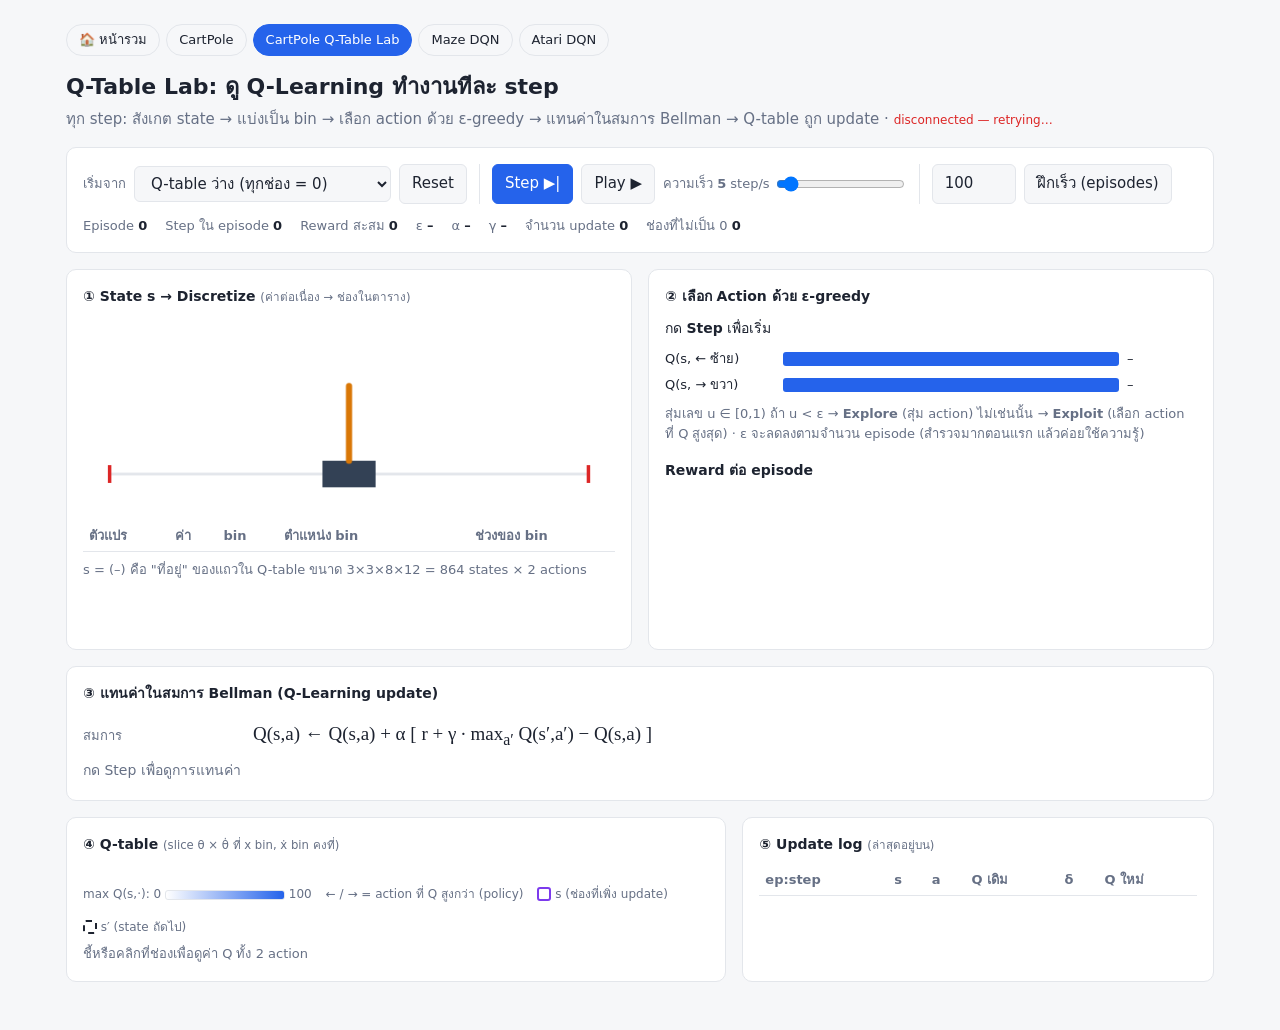
<file: 02 Machine Learning/Machine Learning Vault/04_Reinforcement_Learning/cartpole_web/app/static/qtable.html>
<!DOCTYPE html>
<html lang="th">
<head>
<meta charset="UTF-8">
<meta name="viewport" content="width=device-width, initial-scale=1">
<title>Q-Table Lab</title>
<style>
  :root {
    --bg: #f6f7f9; --panel: #ffffff; --text: #1d2330; --muted: #667085; --line: #e3e6eb;
    --accent: #2563eb; --cart: #334155; --pole: #d97706; --good: #16a34a; --bad: #dc2626; --warn: #b45309;
    --hl: #7c3aed;
  }
  @media (prefers-color-scheme: dark) {
    :root {
      --bg: #0f1218; --panel: #171b23; --text: #e6e9ef; --muted: #98a2b3; --line: #2a303b;
      --accent: #60a5fa; --cart: #cbd5e1; --pole: #f59e0b; --good: #4ade80; --bad: #f87171; --warn: #fbbf24;
      --hl: #c084fc;
    }
  }
  * { box-sizing: border-box; }
  body { margin: 0; background: var(--bg); color: var(--text);
         font: 15px/1.55 system-ui, -apple-system, "Segoe UI", "Noto Sans Thai", sans-serif; }
  main { max-width: 1180px; margin: 0 auto; padding: 24px 16px 48px; }
  h1 { font-size: 22px; margin: 0 0 4px; }
  .sub { color: var(--muted); margin: 0 0 16px; }
  .nav { display: flex; flex-wrap: wrap; gap: 6px; margin-bottom: 14px; }
  .nav a { padding: 5px 12px; border-radius: 999px; border: 1px solid var(--line); color: var(--text); text-decoration: none; font-size: 13px; }
  .nav a.on { background: var(--accent); border-color: var(--accent); color: #fff; }
  .card { background: var(--panel); border: 1px solid var(--line); border-radius: 10px; padding: 16px; min-width: 0; }
  .card h2 { font-size: 14px; margin: 0 0 10px; }
  .card h2 small { color: var(--muted); font-weight: normal; }
  .grid2 { display: grid; grid-template-columns: 1fr 1fr; gap: 16px; margin-top: 16px; }
  .grid3 { display: grid; grid-template-columns: 1.4fr 1fr; gap: 16px; margin-top: 16px; }
  @media (max-width: 900px) { .grid2, .grid3 { grid-template-columns: 1fr; } }
  .full { margin-top: 16px; }
  .toolbar { display: flex; flex-wrap: wrap; gap: 8px; align-items: center; }
  .toolbar .sep { width: 1px; align-self: stretch; background: var(--line); margin: 0 4px; }
  button, select, input[type=number] { padding: 7px 12px; border-radius: 6px; border: 1px solid var(--line);
           background: var(--bg); color: var(--text); font: inherit; }
  button { cursor: pointer; }
  button.primary { background: var(--accent); border-color: var(--accent); color: #fff; }
  button:disabled { opacity: .5; cursor: default; }
  input[type=number] { width: 84px; }
  .stats { display: flex; flex-wrap: wrap; gap: 8px 18px; margin-top: 12px; font-size: 13px; color: var(--muted); }
  .stats b { color: var(--text); font-variant-numeric: tabular-nums; }
  canvas { width: 100%; display: block; }
  table { border-collapse: collapse; width: 100%; font-size: 13px; font-variant-numeric: tabular-nums; }
  th, td { padding: 5px 6px; text-align: left; border-bottom: 1px solid var(--line); }
  th { color: var(--muted); font-weight: 600; }
  .binbar { display: flex; gap: 2px; }
  .binbar span { flex: 1; height: 12px; border-radius: 2px; background: var(--line); }
  .binbar span.on { background: var(--hl); }
  .badge { display: inline-block; padding: 2px 10px; border-radius: 999px; font-size: 13px; font-weight: 600; }
  .explore { background: color-mix(in srgb, var(--warn) 18%, transparent); color: var(--warn); }
  .exploit { background: color-mix(in srgb, var(--good) 18%, transparent); color: var(--good); }
  .qbars { margin-top: 10px; }
  .qbar { display: grid; grid-template-columns: 110px 1fr 70px; gap: 8px; align-items: center; margin: 6px 0; font-size: 13px; }
  .qbar .track { height: 14px; background: var(--line); border-radius: 3px; overflow: hidden; }
  .qbar .fill { height: 100%; background: var(--accent); }
  .qbar.chosen .fill { background: var(--hl); }
  .qbar.chosen { font-weight: 600; }
  .eq { font-family: "Cambria Math", "STIX Two Math", Cambria, Georgia, serif; font-size: 19px; line-height: 2; overflow-x: auto; }
  .eq .line { white-space: nowrap; }
  .eq .lbl { font-family: system-ui, sans-serif; font-size: 13px; color: var(--muted); display: inline-block; min-width: 170px; }
  .v { padding: 0 4px; border-radius: 4px; font-variant-numeric: tabular-nums; }
  .v-old { background: color-mix(in srgb, var(--accent) 16%, transparent); }
  .v-a { background: color-mix(in srgb, var(--warn) 16%, transparent); }
  .v-r { background: color-mix(in srgb, var(--good) 16%, transparent); }
  .v-g { background: color-mix(in srgb, var(--pole) 16%, transparent); }
  .v-m { background: color-mix(in srgb, var(--hl) 16%, transparent); }
  .v-new { background: var(--hl); color: #fff; font-weight: 700; }
  .explain { font-size: 13px; color: var(--muted); margin-top: 8px; }
  .heatwrap { overflow-x: auto; }
  .heat { display: grid; grid-template-columns: 74px repeat(12, minmax(42px, 1fr)); gap: 2px; font-size: 11px; min-width: 600px; }
  .heat .hd { color: var(--muted); text-align: center; padding: 2px 0; font-variant-numeric: tabular-nums; }
  .heat .rh { color: var(--muted); text-align: right; padding-right: 6px; align-self: center; font-variant-numeric: tabular-nums; }
  .cell { position: relative; height: 38px; border-radius: 3px; display: flex; flex-direction: column; align-items: center;
          justify-content: center; cursor: pointer; border: 2px solid transparent; font-variant-numeric: tabular-nums; }
  .cell .arr { font-size: 14px; line-height: 1; }
  .cell .val { font-size: 10px; opacity: .85; }
  .cell.cur { border-color: var(--hl); }
  .cell.nxt { border: 2px dashed var(--text); }
  .cell.flash { animation: flash .6s ease-out; }
  @keyframes flash { from { box-shadow: 0 0 0 4px var(--hl); } to { box-shadow: 0 0 0 0 transparent; } }
  .slices { display: flex; flex-wrap: wrap; gap: 6px; align-items: center; margin-bottom: 10px; font-size: 13px; }
  .slices button { padding: 4px 8px; font-size: 12px; }
  .slices button.on { border-color: var(--hl); color: var(--hl); font-weight: 600; }
  .slices button.here::after { content: " ●"; color: var(--hl); }
  .legend { display: flex; flex-wrap: wrap; gap: 14px; font-size: 12px; color: var(--muted); margin-top: 10px; align-items: center; }
  .grad { display: inline-block; width: 120px; height: 10px; border-radius: 3px; vertical-align: middle;
          background: linear-gradient(90deg, var(--panel), var(--accent)); border: 1px solid var(--line); }
  #cellinfo { font-size: 13px; margin-top: 8px; min-height: 20px; }
  .log td:nth-child(n+4) { text-align: right; }
  .pos { color: var(--good); } .neg { color: var(--bad); }
  .muted { color: var(--muted); }
  #status { font-size: 12px; } .ok { color: var(--good); } .err { color: var(--bad); }
</style>
</head>
<body>
<main>
  <nav class="nav"><a href="/">🏠 หน้ารวม</a><a href="/cartpole">CartPole</a><a class="on" href="/qtable">CartPole Q-Table Lab</a><a href="/maze">Maze DQN</a><a href="/atari">Atari DQN</a></nav>
  <h1>Q-Table Lab: ดู Q-Learning ทำงานทีละ step</h1>
  <p class="sub">ทุก step: สังเกต state → แบ่งเป็น bin → เลือก action ด้วย ε-greedy → แทนค่าในสมการ Bellman → Q-table ถูก update
    · <span id="status">connecting…</span></p>

  <div class="card">
    <div class="toolbar">
      <label for="source" class="muted" style="font-size:13px">เริ่มจาก</label>
      <select id="source">
        <option value="scratch">Q-table ว่าง (ทุกช่อง = 0)</option>
        <option value="pretrained">Q-table ที่ฝึกแล้ว (pretrained)</option>
      </select>
      <button id="reset">Reset</button>
      <span class="sep"></span>
      <button class="primary" id="step">Step ▶|</button>
      <button id="play">Play ▶</button>
      <label class="muted" style="font-size:13px">ความเร็ว <b id="fps-val">5</b> step/s
        <input type="range" id="fps" min="1" max="60" value="5" style="vertical-align:middle"></label>
      <span class="sep"></span>
      <input type="number" id="fast-n" value="100" min="1" max="3000">
      <button id="fast">ฝึกเร็ว (episodes)</button>
    </div>
    <div class="stats">
      <span>Episode <b id="st-ep">0</b></span>
      <span>Step ใน episode <b id="st-step">0</b></span>
      <span>Reward สะสม <b id="st-rew">0</b></span>
      <span>ε <b id="st-eps">–</b></span>
      <span>α <b id="st-alpha">–</b></span>
      <span>γ <b id="st-gamma">–</b></span>
      <span>จำนวน update <b id="st-upd">0</b></span>
      <span>ช่องที่ไม่เป็น 0 <b id="st-nz">0</b></span>
    </div>
  </div>

  <div class="grid2">
    <div class="card">
      <h2>① State s → Discretize <small>(ค่าต่อเนื่อง → ช่องในตาราง)</small></h2>
      <canvas id="sim" width="600" height="220"></canvas>
      <table style="margin-top:8px">
        <thead><tr><th>ตัวแปร</th><th>ค่า</th><th>bin</th><th style="width:36%">ตำแหน่ง bin</th><th>ช่วงของ bin</th></tr></thead>
        <tbody id="state-rows"></tbody>
      </table>
      <p class="explain">s = (<span id="s-tuple">–</span>) คือ "ที่อยู่" ของแถวใน Q-table ขนาด 3×3×8×12 = 864 states × 2 actions</p>
    </div>

    <div class="card">
      <h2>② เลือก Action ด้วย ε-greedy</h2>
      <div id="decision" class="explain" style="font-size:14px;color:var(--text)">กด <b>Step</b> เพื่อเริ่ม</div>
      <div class="qbars">
        <div class="qbar" id="qb0"><span>Q(s, ← ซ้าย)</span><div class="track"><div class="fill"></div></div><span class="num">–</span></div>
        <div class="qbar" id="qb1"><span>Q(s, → ขวา)</span><div class="track"><div class="fill"></div></div><span class="num">–</span></div>
      </div>
      <p class="explain">สุ่มเลข u ∈ [0,1) ถ้า u &lt; ε → <b>Explore</b> (สุ่ม action) ไม่เช่นนั้น → <b>Exploit</b> (เลือก action ที่ Q สูงสุด)
        · ε จะลดลงตามจำนวน episode (สำรวจมากตอนแรก แล้วค่อยใช้ความรู้)</p>
      <h2 style="margin-top:16px">Reward ต่อ episode</h2>
      <canvas id="chart" width="600" height="160"></canvas>
    </div>
  </div>

  <div class="card full">
    <h2>③ แทนค่าในสมการ Bellman (Q-Learning update)</h2>
    <div class="eq" id="eq">
      <div class="line"><span class="lbl">สมการ</span>Q(s,a) ← Q(s,a) + α [ r + γ · max<sub>a′</sub> Q(s′,a′) − Q(s,a) ]</div>
      <div class="muted" style="font-size:14px;font-family:system-ui">กด Step เพื่อดูการแทนค่า</div>
    </div>
  </div>

  <div class="grid3">
    <div class="card">
      <h2>④ Q-table <small>(slice θ × θ̇ ที่ x bin, ẋ bin คงที่)</small></h2>
      <div class="slices" id="slices"></div>
      <div class="heatwrap"><div class="heat" id="heat"></div></div>
      <div class="legend">
        <span>max Q(s,·): 0 <span class="grad"></span> 100</span>
        <span>← / → = action ที่ Q สูงกว่า (policy)</span>
        <span><span style="display:inline-block;width:14px;height:14px;border:2px solid var(--hl);border-radius:3px;vertical-align:-3px"></span> s (ช่องที่เพิ่ง update)</span>
        <span><span style="display:inline-block;width:14px;height:14px;border:2px dashed var(--text);border-radius:3px;vertical-align:-3px"></span> s′ (state ถัดไป)</span>
      </div>
      <div id="cellinfo" class="muted">ชี้หรือคลิกที่ช่องเพื่อดูค่า Q ทั้ง 2 action</div>
    </div>
    <div class="card">
      <h2>⑤ Update log <small>(ล่าสุดอยู่บน)</small></h2>
      <table class="log">
        <thead><tr><th>ep:step</th><th>s</th><th>a</th><th>Q เดิม</th><th>δ</th><th>Q ใหม่</th></tr></thead>
        <tbody id="log"></tbody>
      </table>
    </div>
  </div>
</main>

<script>
const $ = id => document.getElementById(id);
const css = n => getComputedStyle(document.documentElement).getPropertyValue(n).trim();
const f = (v, d = 3) => (+v).toFixed(d).replace(/\.?0+$/, m => m.includes(".") ? "" : m) || "0";
const n3 = v => (+v).toFixed(3);
const p3 = v => v < 0 ? `(${n3(v)})` : n3(v);   // ใส่วงเล็บให้ค่าติดลบในสมการ
const NAMES = [["x", "ตำแหน่งรถ", "m"], ["ẋ", "ความเร็วรถ", "m/s"], ["θ", "มุมไม้", "°"], ["θ̇", "ความเร็วเชิงมุม", "rad/s"]];
const ACT = ["← ซ้าย", "→ ขวา"];
let ws, info = null, slice = null, last = null, log = [], history = [], running = false;
let viewSlice = null;   // slice ที่ผู้ใช้เลือกดูเอง (null = ติดตาม state ปัจจุบัน)

function connect() {
  const proto = location.protocol === "https:" ? "wss" : "ws";
  ws = new WebSocket(`${proto}://${location.host}/ws/qlab`);
  ws.onopen = () => { setStatus("connected", "ok"); send({ cmd: "fps", fps: +$("fps").value }); };
  ws.onclose = () => { setStatus("disconnected — retrying…", "err"); setRunning(false); setTimeout(connect, 1500); };
  ws.onmessage = e => handle(JSON.parse(e.data));
}
function setStatus(t, c) { $("status").textContent = t; $("status").className = c; }
function send(o) { if (ws && ws.readyState === 1) ws.send(JSON.stringify(o)); }

function handle(m) {
  if (m.type === "info") {
    info = m; history = m.history;
    $("st-ep").textContent = m.episode; $("st-eps").textContent = m.epsilon; $("st-alpha").textContent = m.alpha;
    $("st-gamma").textContent = m.gamma; $("st-upd").textContent = m.total_updates;
    $("st-nz").textContent = `${m.nonzero} / ${m.cells}`;
    $("source").value = m.source; $("fast").disabled = false; $("fast").textContent = "ฝึกเร็ว (episodes)";
    drawChart();
  } else if (m.type === "slice") {
    slice = m.slice; viewSlice = null; drawHeat();
  } else if (m.type === "step") {
    last = m;
    if (!viewSlice) slice = m.slice;
    renderStep(m);
    if (!viewSlice) drawHeat(true);
  }
}

// ---------- ① state ----------
function binRange(i, b) {
  const lo = info.lows[i] + b * (info.highs[i] - info.lows[i]) / info.bins[i];
  const hi = lo + (info.highs[i] - info.lows[i]) / info.bins[i];
  const edgeL = b === 0 ? "−∞" : fmtUnit(i, lo), edgeR = b === info.bins[i] - 1 ? "+∞" : fmtUnit(i, hi);
  return `[${edgeL}, ${edgeR})`;
}
function fmtUnit(i, v) { return i === 2 ? (v * 180 / Math.PI).toFixed(1) + "°" : v.toFixed(2); }
function renderState(obs, s) {
  $("state-rows").innerHTML = NAMES.map(([sym, th, unit], i) => {
    const bars = Array.from({ length: info.bins[i] }, (_, b) => `<span class="${b === s[i] ? "on" : ""}"></span>`).join("");
    const val = i === 2 ? (obs[i] * 180 / Math.PI).toFixed(2) + "°" : obs[i].toFixed(3);
    return `<tr><td><b>${sym}</b> <span class="muted">${th}</span></td><td>${val}</td>
      <td><b>${s[i]}</b><span class="muted"> / ${info.bins[i] - 1}</span></td>
      <td><div class="binbar">${bars}</div></td><td class="muted">${binRange(i, s[i])}</td></tr>`;
  }).join("");
  $("s-tuple").textContent = s.join(", ");
}
function drawSim(obs, action) {
  const c = $("sim"), g = c.getContext("2d"), W = c.width, H = c.height;
  const [x, , theta] = obs || [0, 0, 0];
  const scale = W / 4.8 * 0.9, cx = W / 2 + x * scale, ty = H * 0.8;
  g.clearRect(0, 0, W, H);
  g.strokeStyle = css("--line"); g.lineWidth = 3;
  g.beginPath(); g.moveTo(W/2 - 2.4*scale, ty); g.lineTo(W/2 + 2.4*scale, ty); g.stroke();
  g.fillStyle = css("--bad"); [-2.4, 2.4].forEach(v => g.fillRect(W/2 + v*scale - 2, ty - 10, 4, 20));
  g.fillStyle = css("--cart"); g.fillRect(cx - 30, ty - 15, 60, 30);
  const L = scale * 0.75;
  g.strokeStyle = css("--pole"); g.lineWidth = 7; g.lineCap = "round";
  g.beginPath(); g.moveTo(cx, ty - 15); g.lineTo(cx + L * Math.sin(theta), ty - 15 - L * Math.cos(theta)); g.stroke();
  if (action !== undefined) {
    const d = action === 1 ? 1 : -1;
    g.fillStyle = css("--hl"); g.beginPath();
    g.moveTo(cx + d * 58, ty); g.lineTo(cx + d * 38, ty - 9); g.lineTo(cx + d * 38, ty + 9); g.fill();
  }
}

// ---------- ② decision ----------
function renderDecision(m) {
  const badge = m.explore ? `<span class="badge explore">Explore (สุ่ม)</span>` : `<span class="badge exploit">Exploit (argmax Q)</span>`;
  const cmp = m.explore ? `u = ${n3(m.u)} &lt; ε = ${m.epsilon}` : `u = ${n3(m.u)} ≥ ε = ${m.epsilon}`;
  const tie = !m.explore && m.q_s[0] === m.q_s[1] ? ` <span class="muted">(Q เท่ากัน → argmax เลือก action 0)</span>` : "";
  $("decision").innerHTML = `${cmp} → ${badge} → เลือก <b>a = ${m.action} (${ACT[m.action]})</b>${tie}`;
  const mx = Math.max(1e-9, Math.abs(m.q_s[0]), Math.abs(m.q_s[1]));
  [0, 1].forEach(a => {
    const el = $("qb" + a);
    el.classList.toggle("chosen", a === m.action);
    el.querySelector(".fill").style.width = (Math.abs(m.q_s[a]) / mx * 100) + "%";
    el.querySelector(".num").textContent = n3(m.q_s[a]);
  });
}

// ---------- ③ equation ----------
function renderEq(m) {
  const V = (cls, v) => `<span class="v ${cls}">${v}</span>`;
  const s = `(${m.s.join(",")})`, s2 = `(${m.s2.join(",")})`;
  const maxExpr = m.terminated
    ? `0 <span class="muted" style="font-size:14px;font-family:system-ui">(s′ เป็น terminal: ไม้ล้ม/รถหลุดราง → ไม่มีอนาคต)</span>`
    : `max(${n3(m.q_s2[0])}, ${n3(m.q_s2[1])}) = ${V("v-m", n3(m.max_q2))}`;
  const sign = m.td_error >= 0 ? "pos" : "neg";
  $("eq").innerHTML = `
    <div class="line"><span class="lbl">สมการ</span>Q(s,a) ← Q(s,a) + α [ r + γ · max<sub>a′</sub> Q(s′,a′) − Q(s,a) ]</div>
    <div class="line"><span class="lbl">ค่าที่ใช้</span>s = ${s}, a = ${m.action} (${ACT[m.action]}), r = ${V("v-r", m.reward)}, s′ = ${s2},
      α = ${V("v-a", m.alpha)}, γ = ${V("v-g", m.gamma)}</div>
    <div class="line"><span class="lbl">max Q(s′,·)</span>max<sub>a′</sub> Q(${s2}, a′) = ${maxExpr}</div>
    <div class="line"><span class="lbl">แทนค่า</span>Q${s.replace(")", "," + m.action + ")")} ← ${V("v-old", n3(m.old))} + ${V("v-a", m.alpha)} × [ ${V("v-r", m.reward)} + ${V("v-g", m.gamma)} × ${V("v-m", n3(m.max_q2))} − ${V("v-old", n3(m.old))} ]</div>
    <div class="line"><span class="lbl">① TD target</span>r + γ · max Q(s′,·) = ${m.reward} + ${m.gamma} × ${n3(m.max_q2)} = <b>${n3(m.target)}</b></div>
    <div class="line"><span class="lbl">② TD error δ</span>target − Q(s,a) = ${n3(m.target)} − ${n3(m.old)} = <b class="${sign}">${n3(m.td_error)}</b></div>
    <div class="line"><span class="lbl">③ Q ใหม่</span>Q(s,a) + α · δ = ${n3(m.old)} + ${m.alpha} × ${p3(m.td_error)} = ${V("v-new", n3(m.new))}</div>
    <p class="explain">${m.td_error >= 0
      ? "δ > 0 → ผลจริงดีกว่าที่คาด → ค่า Q ของ action นี้เพิ่มขึ้น (มีโอกาสถูกเลือกมากขึ้น)"
      : "δ < 0 → ผลจริงแย่กว่าที่คาด → ค่า Q ของ action นี้ลดลง"}
      ${m.truncated ? " · episode ถูกตัดที่ 500 steps (truncated) แต่ยังใช้ max Q(s′) ตามปกติเพราะไม้ยังไม่ล้ม" : ""}
      ${m.terminated ? " · episode จบ → reset environment" : ""}</p>`;
}

// ---------- ④ heatmap ----------
function drawHeat(flash = false) {
  if (!slice || !info) return;
  // slice buttons (x bin × ẋ bin)
  const here = last ? [last.s2[0], last.s2[1]] : null;
  $("slices").innerHTML = `<span class="muted">x bin / ẋ bin:</span>` +
    [0, 1, 2].flatMap(x => [0, 1, 2].map(xd =>
      `<button data-x="${x}" data-xd="${xd}" class="${slice.x === x && slice.xd === xd ? "on" : ""} ${here && here[0] === x && here[1] === xd ? "here" : ""}">x${x} ẋ${xd}</button>`)).join("") +
    (viewSlice ? ` <button id="follow">↺ ติดตาม state</button>` : "");
  $("slices").querySelectorAll("button[data-x]").forEach(b => b.onclick = () => {
    viewSlice = [+b.dataset.x, +b.dataset.xd]; send({ cmd: "slice", x: viewSlice[0], xd: viewSlice[1] });
  });
  if ($("follow")) $("follow").onclick = () => { viewSlice = null; if (last) { slice = last.slice; drawHeat(); } };

  let h = `<div class="hd">θ \\ θ̇</div>`;
  for (let j = 0; j < 12; j++) h += `<div class="hd">${j}</div>`;
  const accent = css("--accent"), panel = css("--panel");
  for (let i = 0; i < 8; i++) {
    const lo = (-12 + i * 3), hi = lo + 3;
    const rng = i === 0 ? `< ${hi}°` : i === 7 ? `≥ ${lo}°` : `${lo}°..${hi}°`;
    h += `<div class="rh">${i} <span style="opacity:.7">${rng}</span></div>`;
    for (let j = 0; j < 12; j++) {
      const [ql, qr] = slice.q[i][j], mx = Math.max(ql, qr), v = slice.visits[i][j];
      const pct = Math.max(0, Math.min(100, mx));
      const arrow = ql === 0 && qr === 0 ? "·" : (qr > ql ? "→" : "←");
      const isCur = last && viewSlice === null && last.s[2] === i && last.s[3] === j;
      const isNxt = last && slice.x === last.s2[0] && slice.xd === last.s2[1] && last.s2[2] === i && last.s2[3] === j;
      const fg = pct > 55 ? "#fff" : "var(--text)";
      h += `<div class="cell ${isCur ? "cur" : ""} ${isNxt && !isCur ? "nxt" : ""} ${isCur && flash ? "flash" : ""}"
        data-i="${i}" data-j="${j}" style="background:color-mix(in srgb, ${accent} ${pct}%, ${panel});color:${fg}">
        <span class="arr">${arrow}</span><span class="val">${mx ? mx.toFixed(1) : ""}</span></div>`;
    }
  }
  $("heat").innerHTML = h;
  $("heat").querySelectorAll(".cell").forEach(c => {
    const show = () => {
      const i = +c.dataset.i, j = +c.dataset.j, [ql, qr] = slice.q[i][j];
      $("cellinfo").innerHTML = `s = (${slice.x}, ${slice.xd}, ${i}, ${j}) · Q(s, ←) = <b>${ql.toFixed(3)}</b> · Q(s, →) = <b>${qr.toFixed(3)}</b>
        · policy = <b>${ql === qr ? "เท่ากัน" : (qr > ql ? "→ ขวา" : "← ซ้าย")}</b> · ถูก update <b>${slice.visits[i][j]}</b> ครั้ง`;
    };
    c.onmouseenter = show; c.onclick = show;
  });
}

// ---------- ⑤ log + chart ----------
function renderLog(m) {
  log.unshift(m); log = log.slice(0, 14);
  $("log").innerHTML = log.map(d => `<tr><td>${d.episode}:${d.step}</td><td>(${d.s.join(",")})</td><td>${d.action === 1 ? "→" : "←"}${d.explore ? "*" : ""}</td>
    <td>${n3(d.old)}</td><td class="${d.td_error >= 0 ? "pos" : "neg"}">${n3(d.td_error)}</td><td><b>${n3(d.new)}</b></td></tr>`).join("") +
    `<tr><td colspan="6" class="muted" style="border:0">* = explore (สุ่ม)</td></tr>`;
}
function drawChart() {
  const c = $("chart"), g = c.getContext("2d"), W = c.width, H = c.height, pad = 28;
  g.clearRect(0, 0, W, H);
  g.strokeStyle = css("--line"); g.fillStyle = css("--muted"); g.font = "11px system-ui"; g.lineWidth = 1;
  [0, 250, 500].forEach(v => { const y = H - pad - v/500*(H - 2*pad); g.beginPath(); g.moveTo(pad, y); g.lineTo(W-4, y); g.stroke(); g.fillText(v, 2, y+4); });
  const d = history.slice(-200), n = d.length;
  if (!n) { g.fillText("ยังไม่มี episode ที่จบ", pad + 8, H/2); return; }
  const X = i => pad + (n === 1 ? 0 : i/(n-1)) * (W - pad - 4), Y = r => H - pad - r/500*(H - 2*pad);
  g.strokeStyle = css("--pole"); g.lineWidth = 2; g.beginPath();
  d.forEach((r, i) => i ? g.lineTo(X(i), Y(r)) : g.moveTo(X(i), Y(r))); g.stroke();
}

function renderStep(m) {
  $("st-ep").textContent = m.episode; $("st-step").textContent = m.step; $("st-rew").textContent = m.ep_reward;
  $("st-eps").textContent = m.epsilon; $("st-alpha").textContent = m.alpha;
  $("st-upd").textContent = (+$("st-upd").textContent) + 1;
  renderState(m.obs, m.s); drawSim(m.next_obs, m.action); renderDecision(m); renderEq(m); renderLog(m);
}

function setRunning(r) { running = r; $("play").textContent = r ? "Pause ❚❚" : "Play ▶"; $("step").disabled = r; }
$("step").onclick = () => send({ cmd: "step" });
$("play").onclick = () => { send({ cmd: running ? "pause" : "play" }); setRunning(!running); };
$("fps").oninput = () => { $("fps-val").textContent = $("fps").value; send({ cmd: "fps", fps: +$("fps").value }); };
$("reset").onclick = () => { setRunning(false); log = []; last = null; $("log").innerHTML = ""; send({ cmd: "reset", source: $("source").value }); };
$("source").onchange = () => $("reset").click();
$("fast").onclick = () => { $("fast").disabled = true; $("fast").textContent = "กำลังฝึก…"; send({ cmd: "fast", episodes: +$("fast-n").value }); };
matchMedia("(prefers-color-scheme: dark)").addEventListener("change", () => { drawSim(last && last.next_obs, last && last.action); drawHeat(); drawChart(); });

drawSim(null); connect();
</script>
</body>
</html>
</file>
<file: 02 Machine Learning/Machine Learning Vault/04_Reinforcement_Learning/cartpole_web/style.css>
:root {
    --primary: #4F46E5;
    --secondary: #10B981;
    --bg-dark: #0f172a;
    --text-light: #f8fafc;
    --glass-bg: rgba(255, 255, 255, 0.05);
    --glass-border: rgba(255, 255, 255, 0.1);
}

* {
    margin: 0;
    padding: 0;
    box-sizing: border-box;
    font-family: 'Prompt', sans-serif;
}

body {
    background-color: var(--bg-dark);
    color: var(--text-light);
    min-height: 100vh;
    display: flex;
    justify-content: center;
    align-items: center;
    overflow-x: hidden;
}

.background-shapes {
    position: fixed;
    top: 0;
    left: 0;
    width: 100vw;
    height: 100vh;
    z-index: -1;
    overflow: hidden;
}

.shape {
    position: absolute;
    border-radius: 50%;
    filter: blur(80px);
    opacity: 0.5;
}

.shape-1 {
    width: 400px;
    height: 400px;
    background: var(--primary);
    top: -100px;
    left: -100px;
    animation: float 10s infinite alternate;
}

.shape-2 {
    width: 300px;
    height: 300px;
    background: var(--secondary);
    bottom: -50px;
    right: -50px;
    animation: float 8s infinite alternate-reverse;
}

.shape-3 {
    width: 250px;
    height: 250px;
    background: #ec4899;
    top: 50%;
    left: 50%;
    transform: translate(-50%, -50%);
    animation: pulse 12s infinite;
}

@keyframes float {
    0% { transform: translate(0, 0); }
    100% { transform: translate(30px, 50px); }
}

@keyframes pulse {
    0%, 100% { transform: translate(-50%, -50%) scale(1); }
    50% { transform: translate(-50%, -50%) scale(1.2); }
}

.quiz-container {
    background: var(--glass-bg);
    backdrop-filter: blur(12px);
    -webkit-backdrop-filter: blur(12px);
    border: 1px solid var(--glass-border);
    border-radius: 24px;
    padding: 40px;
    width: 90%;
    max-width: 700px;
    box-shadow: 0 25px 50px -12px rgba(0, 0, 0, 0.5);
}

header {
    text-align: center;
    margin-bottom: 30px;
    border-bottom: 1px solid var(--glass-border);
    padding-bottom: 20px;
}

header h1 {
    font-size: 2.2rem;
    margin-bottom: 10px;
    background: linear-gradient(to right, #60a5fa, #34d399);
    -webkit-background-clip: text;
    -webkit-text-fill-color: transparent;
}

.question-text {
    font-size: 1.3rem;
    font-weight: 600;
    margin-bottom: 25px;
    line-height: 1.5;
}

.options {
    display: flex;
    flex-direction: column;
    gap: 15px;
}

.option-btn {
    background: rgba(255, 255, 255, 0.03);
    border: 1px solid rgba(255, 255, 255, 0.1);
    border-radius: 12px;
    padding: 15px 20px;
    color: #e2e8f0;
    font-size: 1.1rem;
    text-align: left;
    cursor: pointer;
    transition: all 0.3s ease;
}

.option-btn:hover {
    background: rgba(255, 255, 255, 0.1);
    transform: translateY(-2px);
}

.option-btn.correct {
    background: rgba(16, 185, 129, 0.2);
    border-color: #10B981;
    color: #10B981;
}

.option-btn.wrong {
    background: rgba(239, 68, 68, 0.2);
    border-color: #EF4444;
    color: #EF4444;
}

.option-btn:disabled {
    cursor: not-allowed;
    transform: none;
}

.quiz-footer {
    margin-top: 30px;
}

.progress-bar-container {
    width: 100%;
    height: 8px;
    background: rgba(255, 255, 255, 0.1);
    border-radius: 10px;
    margin-bottom: 10px;
    overflow: hidden;
}

.progress-bar {
    height: 100%;
    background: linear-gradient(to right, var(--primary), var(--secondary));
    width: 0%;
    transition: width 0.4s ease;
}

#progress-text {
    text-align: right;
    font-size: 0.9rem;
    color: #94a3b8;
}

/* Modal */
.modal {
    position: fixed;
    top: 0;
    left: 0;
    width: 100vw;
    height: 100vh;
    background: rgba(0, 0, 0, 0.7);
    display: flex;
    justify-content: center;
    align-items: center;
    z-index: 100;
    opacity: 1;
    transition: opacity 0.3s ease;
}

.modal.hidden {
    opacity: 0;
    pointer-events: none;
}

.modal-content {
    background: var(--glass-bg);
    backdrop-filter: blur(20px);
    border: 1px solid var(--glass-border);
    padding: 50px;
    border-radius: 24px;
    text-align: center;
    max-width: 500px;
    width: 90%;
}

.modal-content h2 {
    font-size: 2.5rem;
    margin-bottom: 15px;
    color: #34d399;
}

.modal-content p {
    font-size: 1.5rem;
    margin-bottom: 30px;
}

.btn {
    background: linear-gradient(135deg, var(--primary), #818cf8);
    color: white;
    border: none;
    padding: 12px 25px;
    font-size: 1.1rem;
    border-radius: 12px;
    cursor: pointer;
    transition: transform 0.2s, box-shadow 0.2s;
}

.btn:hover {
    transform: translateY(-2px);
    box-shadow: 0 10px 15px -3px rgba(79, 70, 229, 0.4);
}
</file>
